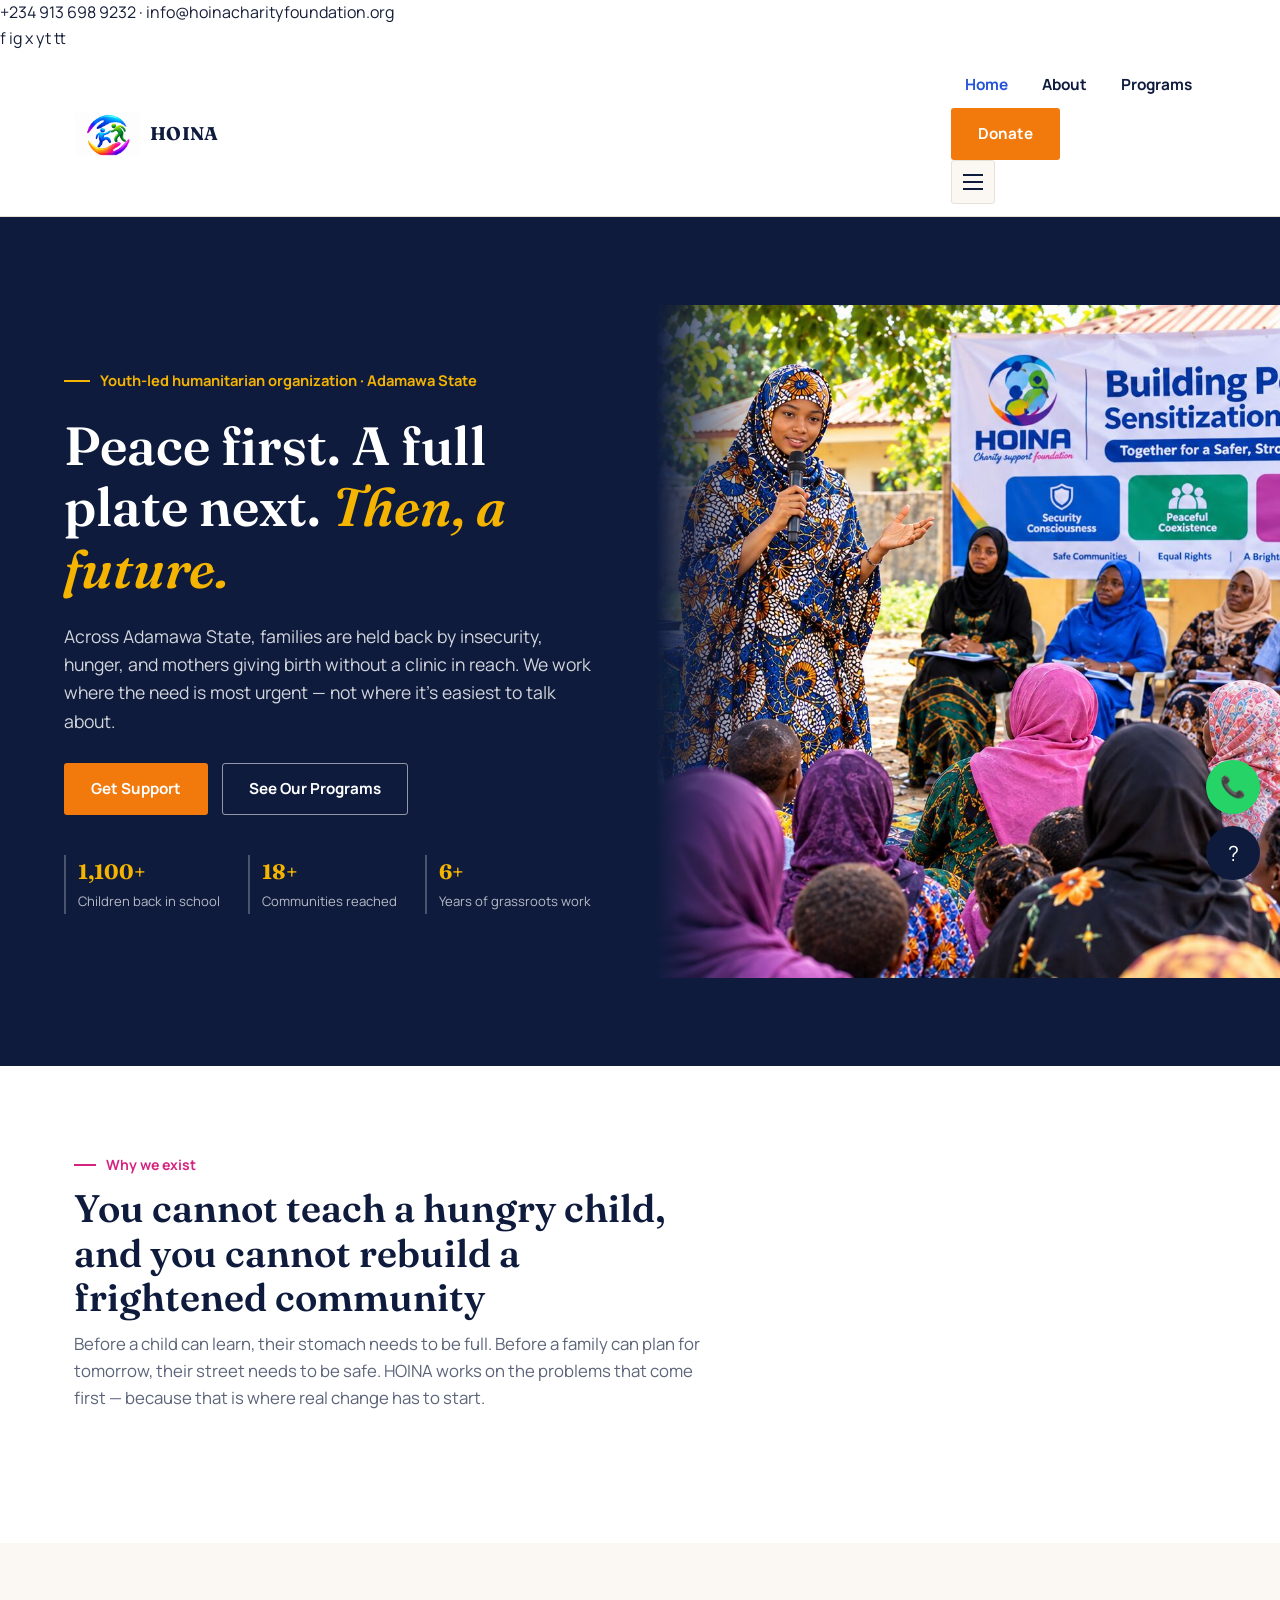
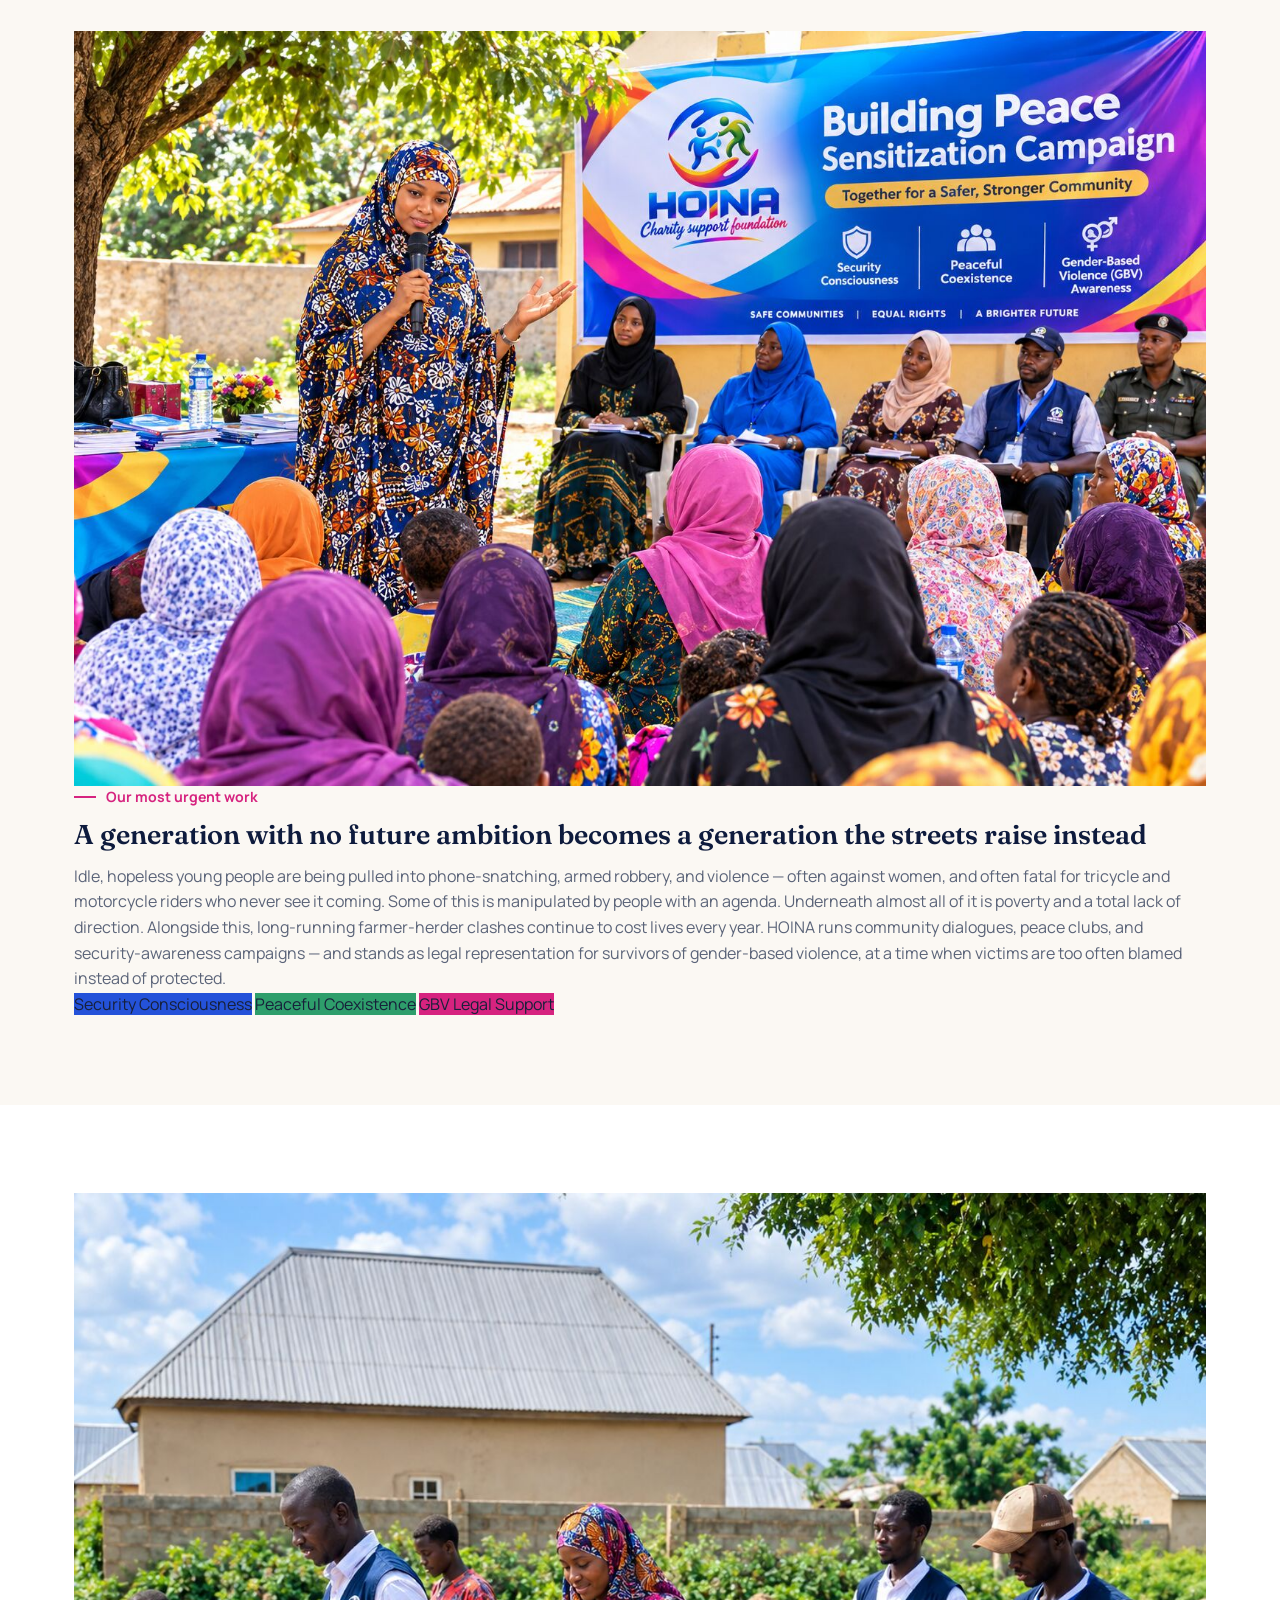
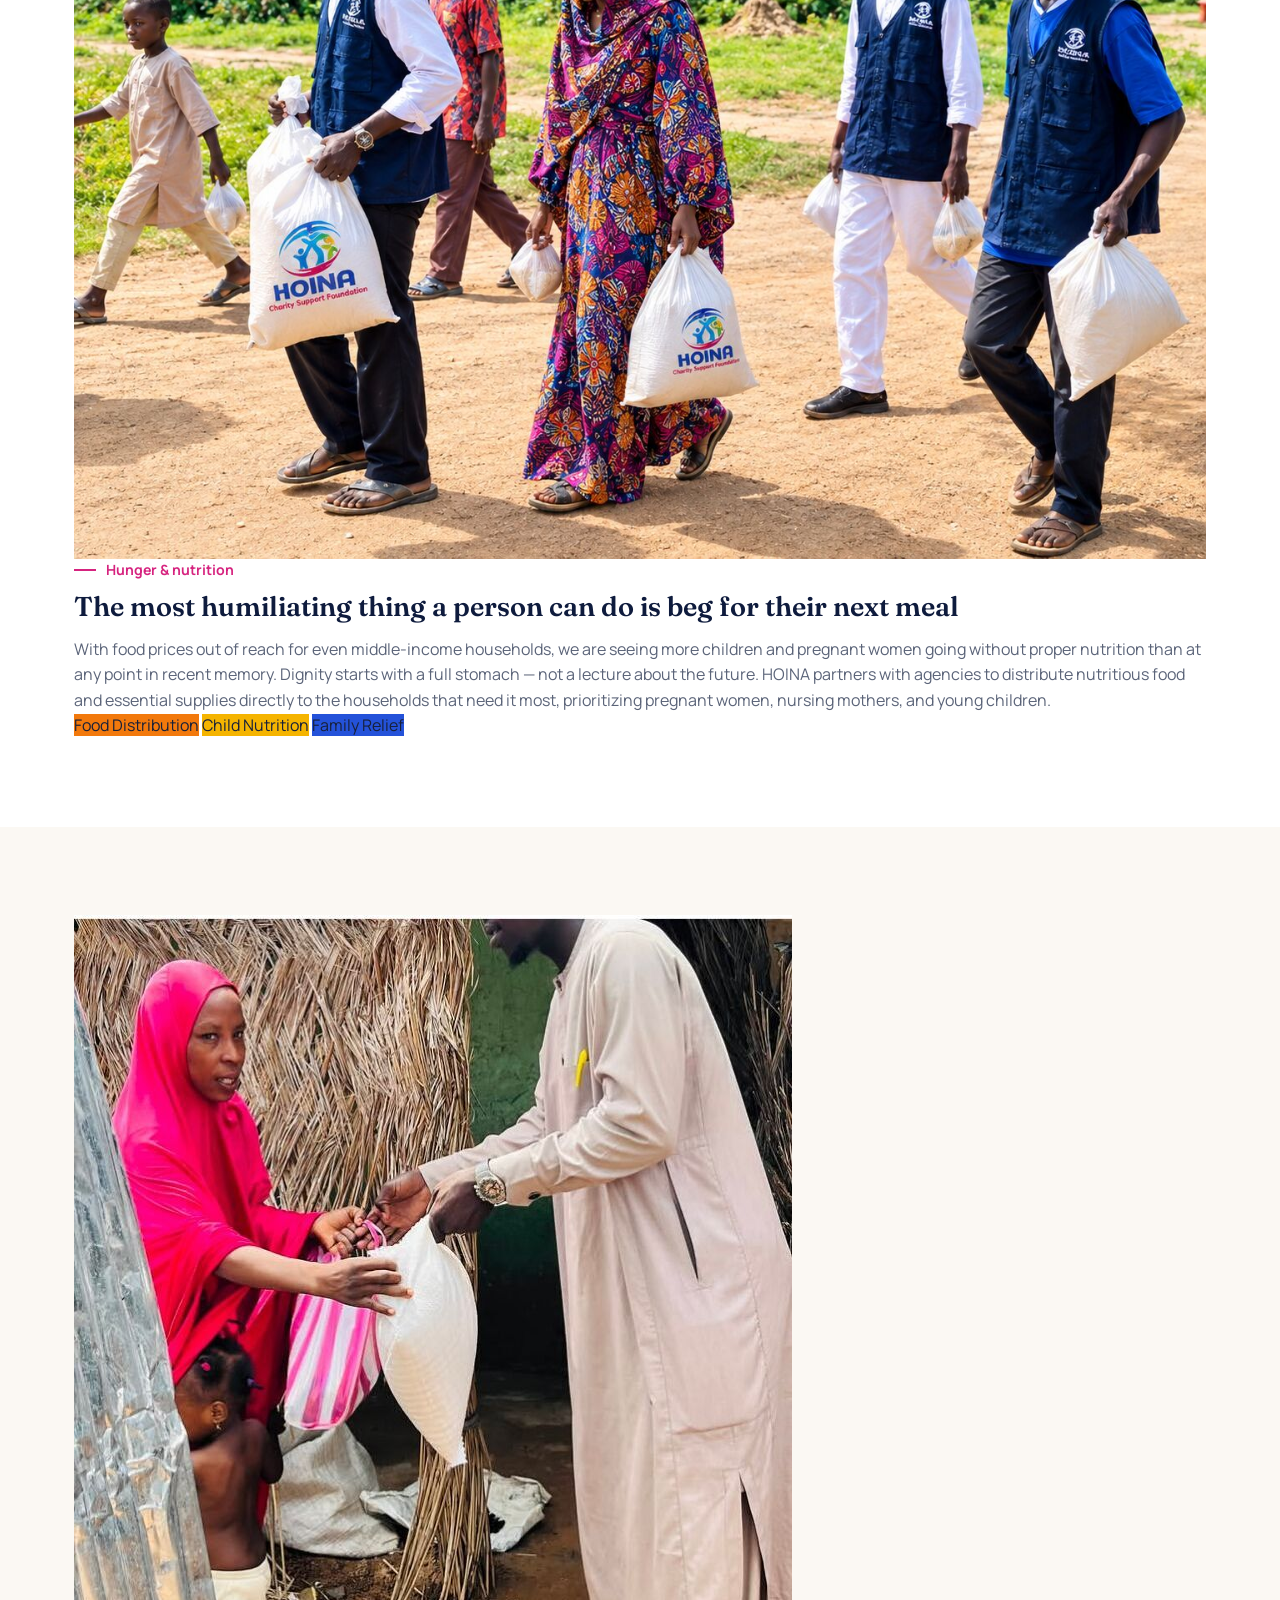
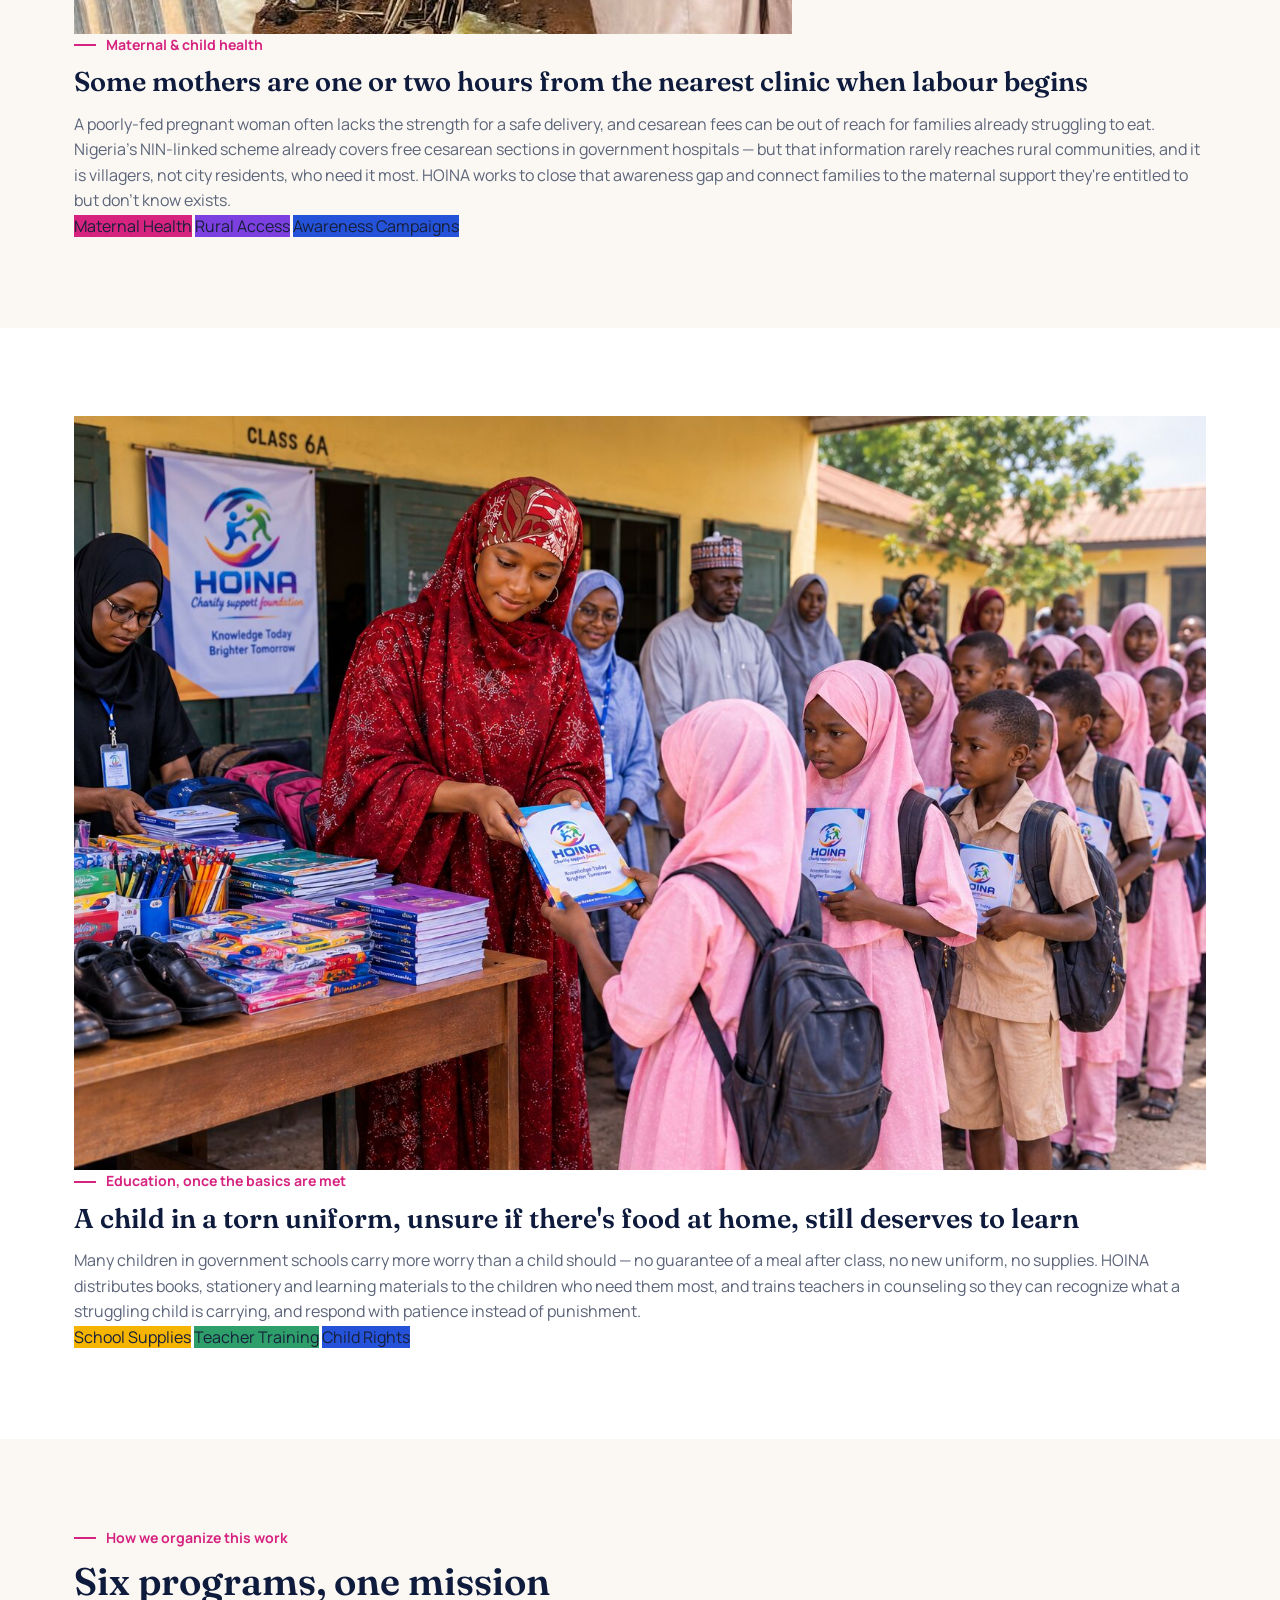
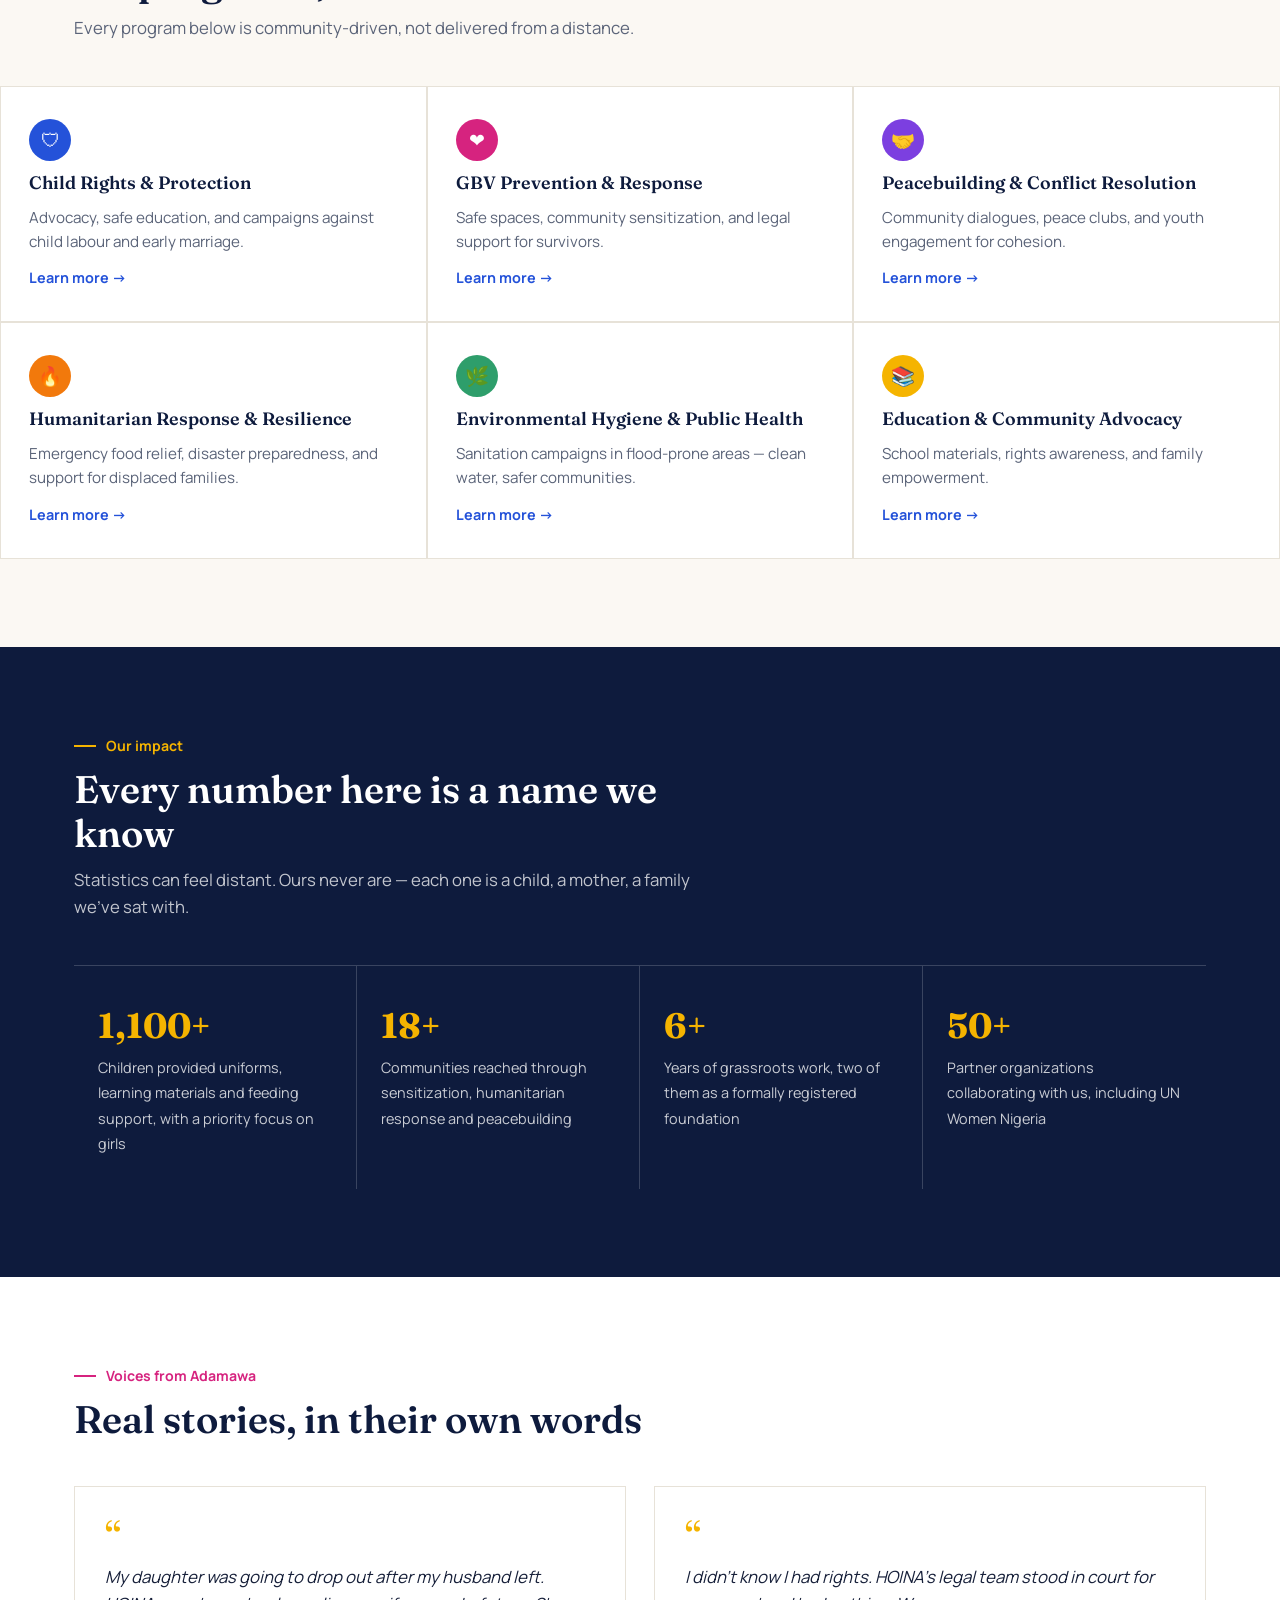
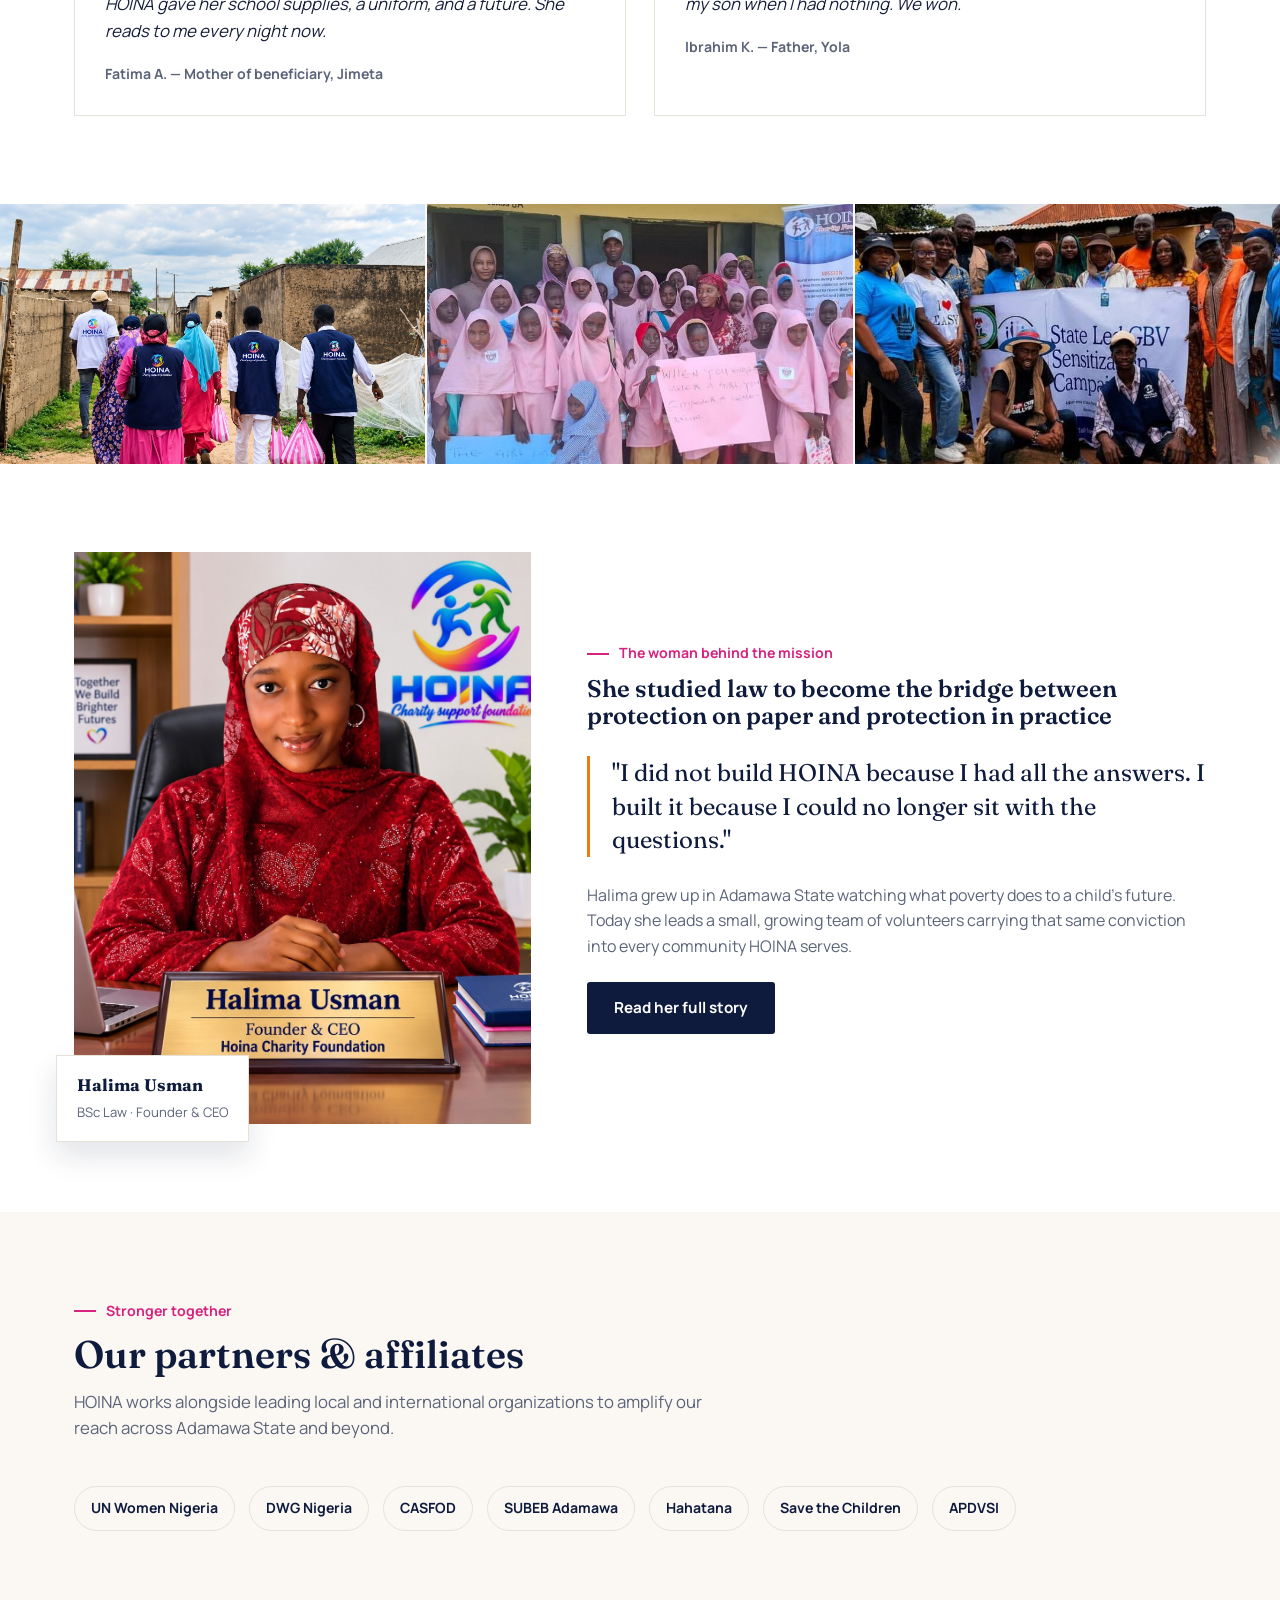
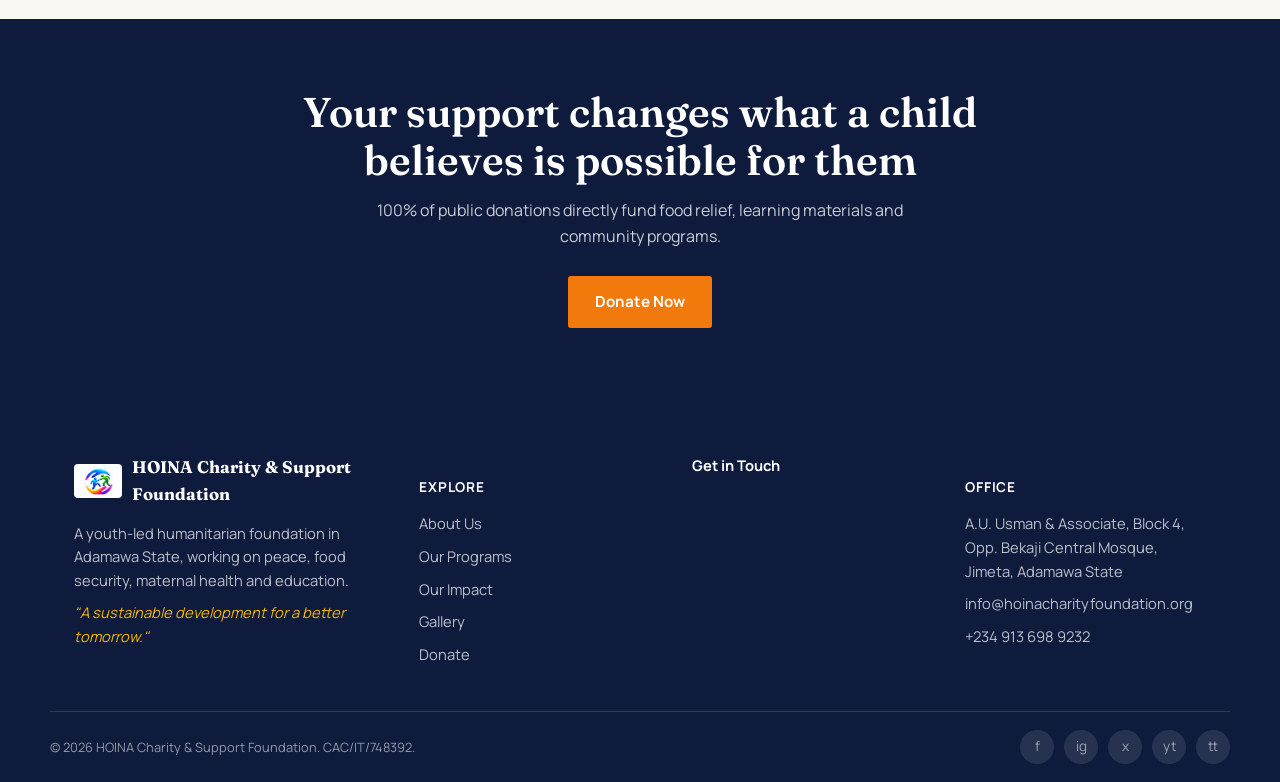
<file: index.html>
<!doctype html>
<html lang="en">
<head>
<meta charset="UTF-8">
<meta name="viewport" content="width=device-width, initial-scale=1.0">
<title>HOINA Charity &amp; Support Foundation — Peace. Nourishment. A Fighting Chance.</title>
<meta name="description" content="A youth-led humanitarian foundation in Adamawa State, Nigeria, working on peacebuilding, food security, maternal health and education for the families the system overlooks.">
<link rel="icon" href="assets/img/icon-only.png">
<link rel="stylesheet" href="assets/css/styles.css">
</head>
<body>

<!-- ================= TOP BAR ================= -->
<div class="top-bar">
  <div class="top-bar-inner">
    <div class="top-bar-contact">
      <a href="tel:+2349136989232">+234 913 698 9232</a>
      <span class="hide-mobile">·</span>
      <a href="mailto:info@hoinacharityfoundation.org" class="hide-mobile">info@hoinacharityfoundation.org</a>
    </div>
    <div class="top-bar-social">
      <a href="https://facebook.com" target="_blank" rel="noopener" aria-label="Facebook">f</a>
      <a href="https://instagram.com" target="_blank" rel="noopener" aria-label="Instagram">ig</a>
      <a href="https://x.com" target="_blank" rel="noopener" aria-label="X">x</a>
      <a href="https://youtube.com" target="_blank" rel="noopener" aria-label="YouTube">yt</a>
      <a href="https://tiktok.com" target="_blank" rel="noopener" aria-label="TikTok">tt</a>
    </div>
  </div>
</div>

<!-- ================= HEADER ================= -->
<header class="site-header">
  <div class="header-inner">
    <a href="index.html" class="brand">
      <img src="assets/img/icon-only.png" alt="HOINA Charity & Support Foundation">
      <span class="brand-name">HOINA</span>
    </a>
    <div class="nav-actions-group">
      <nav class="main-nav">
        <a href="index.html" class="nav-link">Home</a>
        <a href="about.html" class="nav-link">About</a>
        <a href="programs.html" class="nav-link">Programs</a>
      </nav>
      <a href="donate.html" class="btn btn-primary header-donate">Donate</a>
      <button class="hamburger-btn" aria-expanded="false" aria-label="Open menu">
        <span></span><span></span><span></span>
      </button>
    </div>
  </div>
</header>

<div class="scrim"></div>
<nav class="mega-menu" aria-label="Full site menu">
  <div class="mega-menu-head">
    <span class="brand-name" style="color:#fff">Menu</span>
    <button class="mega-menu-close" aria-label="Close menu">&times;</button>
  </div>
  <a href="programs.html">Our Programs</a>
  <a href="gallery.html">Gallery</a>
  <a href="impact.html">Our Impact</a>
  <a href="get-support.html">Reach Out for Help</a>
  <a href="scholarship.html">Scholarships</a>
  <a href="careers.html">Careers &amp; Volunteering</a>
  <a href="partner.html">Partner With Us</a>
  <a href="contact.html">Contact</a>
  <div class="menu-note">Connect</div>
  <a href="https://facebook.com" target="_blank" rel="noopener">Facebook</a>
  <a href="https://instagram.com" target="_blank" rel="noopener">Instagram</a>
  <a href="https://x.com" target="_blank" rel="noopener">X (Twitter)</a>
  <a href="https://youtube.com" target="_blank" rel="noopener">YouTube</a>
  <a href="https://tiktok.com" target="_blank" rel="noopener">TikTok</a>
</nav>

<!-- ================= HERO ================= -->
<section class="hero">
  <div class="hero-copy">
    <div class="hero-eyebrow">Youth-led humanitarian organization · Adamawa State</div>
    <h1>Peace first. A full plate next. <em>Then, a future.</em></h1>
    <p class="lede">Across Adamawa State, families are held back by insecurity, hunger, and mothers giving birth without a clinic in reach. We work where the need is most urgent — not where it's easiest to talk about.</p>
    <div class="hero-cta">
      <a href="get-support.html" class="btn btn-primary">Get Support</a>
      <a href="programs.html" class="btn btn-outline">See Our Programs</a>
    </div>
    <div class="hero-stats">
      <div><strong>1,100+</strong><span>Children back in school</span></div>
      <div><strong>18+</strong><span>Communities reached</span></div>
      <div><strong>6+</strong><span>Years of grassroots work</span></div>
    </div>
  </div>
  <div class="hero-visual">
    <div class="slide is-active" style="background-image:url('assets/img/peace-campaign-2.jpg')"></div>
    <div class="slide" style="background-image:url('assets/img/food-relief-community.jpg')"></div>
    <div class="slide" style="background-image:url('assets/img/woman-receiving-food.jpg')"></div>
    <div class="slide" style="background-image:url('assets/img/book-distribution.jpg')"></div>
    <div class="slide" style="background-image:url('assets/img/relief-walk-alley.jpg')"></div>
  </div>
</section>

<!-- ================= WHY WE EXIST ================= -->
<section>
  <div class="wrap">
    <div class="section-head">
      <div class="kicker">Why we exist</div>
      <h2>You cannot teach a hungry child, and you cannot rebuild a frightened community</h2>
      <p>Before a child can learn, their stomach needs to be full. Before a family can plan for tomorrow, their street needs to be safe. HOINA works on the problems that come first — because that is where real change has to start.</p>
    </div>
  </div>
</section>

<!-- ================= PILLAR 1: PEACE & SECURITY ================= -->
<section class="section-alt">
  <div class="wrap pillar-block">
    <div class="pillar-media">
      <img src="assets/img/peace-campaign-1.jpg" alt="HOINA-led peacebuilding and security sensitization campaign">
    </div>
    <div>
      <div class="kicker">Our most urgent work</div>
      <h2 style="font-size:1.7rem;">A generation with no future ambition becomes a generation the streets raise instead</h2>
      <p style="color:var(--slate);margin-top:14px;">Idle, hopeless young people are being pulled into phone-snatching, armed robbery, and violence — often against women, and often fatal for tricycle and motorcycle riders who never see it coming. Some of this is manipulated by people with an agenda. Underneath almost all of it is poverty and a total lack of direction. Alongside this, long-running farmer-herder clashes continue to cost lives every year. HOINA runs community dialogues, peace clubs, and security-awareness campaigns — and stands as legal representation for survivors of gender-based violence, at a time when victims are too often blamed instead of protected.</p>
      <div class="pillar-badges">
        <span class="pillar-badge" style="background:var(--blue)">Security Consciousness</span>
        <span class="pillar-badge" style="background:#2E9E6B">Peaceful Coexistence</span>
        <span class="pillar-badge" style="background:var(--magenta)">GBV Legal Support</span>
      </div>
    </div>
  </div>
</section>

<!-- ================= PILLAR 2: HUNGER & NUTRITION ================= -->
<section>
  <div class="wrap pillar-block reverse">
    <div class="pillar-media">
      <img src="assets/img/food-relief-community.jpg" alt="HOINA volunteers delivering food relief to a community">
    </div>
    <div>
      <div class="kicker">Hunger &amp; nutrition</div>
      <h2 style="font-size:1.7rem;">The most humiliating thing a person can do is beg for their next meal</h2>
      <p style="color:var(--slate);margin-top:14px;">With food prices out of reach for even middle-income households, we are seeing more children and pregnant women going without proper nutrition than at any point in recent memory. Dignity starts with a full stomach — not a lecture about the future. HOINA partners with agencies to distribute nutritious food and essential supplies directly to the households that need it most, prioritizing pregnant women, nursing mothers, and young children.</p>
      <div class="pillar-badges">
        <span class="pillar-badge" style="background:var(--orange)">Food Distribution</span>
        <span class="pillar-badge" style="background:var(--gold)">Child Nutrition</span>
        <span class="pillar-badge" style="background:var(--blue)">Family Relief</span>
      </div>
    </div>
  </div>
</section>

<!-- ================= PILLAR 3: MATERNAL HEALTH ================= -->
<section class="section-alt">
  <div class="wrap pillar-block">
    <div class="pillar-media">
      <img src="assets/img/woman-receiving-food.jpg" alt="A vulnerable mother receiving support from HOINA">
    </div>
    <div>
      <div class="kicker">Maternal &amp; child health</div>
      <h2 style="font-size:1.7rem;">Some mothers are one or two hours from the nearest clinic when labour begins</h2>
      <p style="color:var(--slate);margin-top:14px;">A poorly-fed pregnant woman often lacks the strength for a safe delivery, and cesarean fees can be out of reach for families already struggling to eat. Nigeria's NIN-linked scheme already covers free cesarean sections in government hospitals — but that information rarely reaches rural communities, and it is villagers, not city residents, who need it most. HOINA works to close that awareness gap and connect families to the maternal support they're entitled to but don't know exists.</p>
      <div class="pillar-badges">
        <span class="pillar-badge" style="background:var(--magenta)">Maternal Health</span>
        <span class="pillar-badge" style="background:var(--violet)">Rural Access</span>
        <span class="pillar-badge" style="background:var(--blue)">Awareness Campaigns</span>
      </div>
    </div>
  </div>
</section>

<!-- ================= PILLAR 4: EDUCATION ================= -->
<section>
  <div class="wrap pillar-block reverse">
    <div class="pillar-media">
      <img src="assets/img/book-distribution.jpg" alt="HOINA distributing books and school supplies to students">
    </div>
    <div>
      <div class="kicker">Education, once the basics are met</div>
      <h2 style="font-size:1.7rem;">A child in a torn uniform, unsure if there's food at home, still deserves to learn</h2>
      <p style="color:var(--slate);margin-top:14px;">Many children in government schools carry more worry than a child should — no guarantee of a meal after class, no new uniform, no supplies. HOINA distributes books, stationery and learning materials to the children who need them most, and trains teachers in counseling so they can recognize what a struggling child is carrying, and respond with patience instead of punishment.</p>
      <div class="pillar-badges">
        <span class="pillar-badge" style="background:var(--gold)">School Supplies</span>
        <span class="pillar-badge" style="background:#2E9E6B">Teacher Training</span>
        <span class="pillar-badge" style="background:var(--blue)">Child Rights</span>
      </div>
    </div>
  </div>
</section>

<!-- ================= PROGRAMS OVERVIEW ================= -->
<section class="section-alt">
  <div class="wrap">
    <div class="section-head">
      <div class="kicker">How we organize this work</div>
      <h2>Six programs, one mission</h2>
      <p>Every program below is community-driven, not delivered from a distance.</p>
    </div>
  </div>
  <div class="programs-grid">
    <div class="program-tile">
      <div class="tile-icon" style="background:var(--blue)">&#128737;</div>
      <h3>Child Rights &amp; Protection</h3>
      <p>Advocacy, safe education, and campaigns against child labour and early marriage.</p>
      <a href="programs.html#child-rights" class="tile-link">Learn more →</a>
    </div>
    <div class="program-tile">
      <div class="tile-icon" style="background:var(--magenta)">&#10084;</div>
      <h3>GBV Prevention &amp; Response</h3>
      <p>Safe spaces, community sensitization, and legal support for survivors.</p>
      <a href="programs.html#gbv" class="tile-link">Learn more →</a>
    </div>
    <div class="program-tile">
      <div class="tile-icon" style="background:var(--violet)">&#129309;</div>
      <h3>Peacebuilding &amp; Conflict Resolution</h3>
      <p>Community dialogues, peace clubs, and youth engagement for cohesion.</p>
      <a href="programs.html#peacebuilding" class="tile-link">Learn more →</a>
    </div>
    <div class="program-tile">
      <div class="tile-icon" style="background:var(--orange)">&#128293;</div>
      <h3>Humanitarian Response &amp; Resilience</h3>
      <p>Emergency food relief, disaster preparedness, and support for displaced families.</p>
      <a href="programs.html#humanitarian" class="tile-link">Learn more →</a>
    </div>
    <div class="program-tile">
      <div class="tile-icon" style="background:#2E9E6B">&#127807;</div>
      <h3>Environmental Hygiene &amp; Public Health</h3>
      <p>Sanitation campaigns in flood-prone areas — clean water, safer communities.</p>
      <a href="programs.html#hygiene" class="tile-link">Learn more →</a>
    </div>
    <div class="program-tile">
      <div class="tile-icon" style="background:var(--gold)">&#128218;</div>
      <h3>Education &amp; Community Advocacy</h3>
      <p>School materials, rights awareness, and family empowerment.</p>
      <a href="programs.html#education" class="tile-link">Learn more →</a>
    </div>
  </div>
</section>

<!-- ================= IMPACT STATS ================= -->
<section class="section-dark">
  <div class="wrap">
    <div class="section-head">
      <div class="kicker">Our impact</div>
      <h2>Every number here is a name we know</h2>
      <p>Statistics can feel distant. Ours never are — each one is a child, a mother, a family we've sat with.</p>
    </div>
  </div>
  <div class="wrap">
    <div class="stats-row">
      <div class="stat-block"><strong>1,100+</strong><span>Children provided uniforms, learning materials and feeding support, with a priority focus on girls</span></div>
      <div class="stat-block"><strong>18+</strong><span>Communities reached through sensitization, humanitarian response and peacebuilding</span></div>
      <div class="stat-block"><strong>6+</strong><span>Years of grassroots work, two of them as a formally registered foundation</span></div>
      <div class="stat-block"><strong>50+</strong><span>Partner organizations collaborating with us, including UN Women Nigeria</span></div>
    </div>
  </div>
</section>

<!-- ================= TESTIMONIALS ================= -->
<section>
  <div class="wrap">
    <div class="section-head">
      <div class="kicker">Voices from Adamawa</div>
      <h2>Real stories, in their own words</h2>
    </div>
    <div class="testimonial-grid">
      <div class="testimonial">
        <span class="mark">&#8220;</span>
        <p>My daughter was going to drop out after my husband left. HOINA gave her school supplies, a uniform, and a future. She reads to me every night now.</p>
        <footer>Fatima A. — Mother of beneficiary, Jimeta</footer>
      </div>
      <div class="testimonial">
        <span class="mark">&#8220;</span>
        <p>I didn't know I had rights. HOINA's legal team stood in court for my son when I had nothing. We won.</p>
        <footer>Ibrahim K. — Father, Yola</footer>
      </div>
    </div>
  </div>
</section>

<!-- ================= PHOTO BAND ================= -->
<section class="section-alt" style="padding-top:0;padding-bottom:0;">
  <div class="photo-band">
    <img src="assets/img/relief-walk-alley.jpg" alt="HOINA volunteers walking through a community delivering relief">
    <img src="assets/img/girls-rights-signs.jpg" alt="Schoolgirls holding child-rights awareness signs">
    <img src="assets/img/gbv-campaign-group.jpg" alt="Community members at a GBV sensitization campaign">
  </div>
</section>

<!-- ================= FOUNDER TEASER ================= -->
<section>
  <div class="wrap founder-block">
    <div class="founder-photo">
      <img src="assets/img/founder-halima.jpg" alt="Halima Usman, Founder and CEO of HOINA Charity & Support Foundation">
      <div class="tag"><strong>Halima Usman</strong><span>BSc Law · Founder &amp; CEO</span></div>
    </div>
    <div>
      <div class="kicker">The woman behind the mission</div>
      <h2>She studied law to become the bridge between protection on paper and protection in practice</h2>
      <p class="pull-quote">"I did not build HOINA because I had all the answers. I built it because I could no longer sit with the questions."</p>
      <p style="color:var(--slate);margin-bottom:22px;">Halima grew up in Adamawa State watching what poverty does to a child's future. Today she leads a small, growing team of volunteers carrying that same conviction into every community HOINA serves.</p>
      <a href="about.html" class="btn btn-dark">Read her full story</a>
    </div>
  </div>
</section>

<!-- ================= PARTNERS ================= -->
<section class="section-alt">
  <div class="wrap">
    <div class="section-head">
      <div class="kicker">Stronger together</div>
      <h2>Our partners &amp; affiliates</h2>
      <p>HOINA works alongside leading local and international organizations to amplify our reach across Adamawa State and beyond.</p>
    </div>
    <div class="partners-strip">
      <span class="partner-chip">UN Women Nigeria</span>
      <span class="partner-chip">DWG Nigeria</span>
      <span class="partner-chip">CASFOD</span>
      <span class="partner-chip">SUBEB Adamawa</span>
      <span class="partner-chip">Hahatana</span>
      <span class="partner-chip">Save the Children</span>
      <span class="partner-chip">APDVSI</span>
    </div>
  </div>
</section>

<!-- ================= CTA BANNER ================= -->
<section class="cta-banner">
  <h2>Your support changes what a child believes is possible for them</h2>
  <p>100% of public donations directly fund food relief, learning materials and community programs.</p>
  <a href="donate.html" class="btn btn-primary">Donate Now</a>
</section>

<!-- ================= FOOTER ================= -->
<footer class="site-footer">
  <div class="footer-inner-pad">
  <div class="wrap footer-grid">
    <div class="footer-col">
      <div class="footer-brand">
        <img src="assets/img/icon-only.png" alt="HOINA logo">
        <strong>HOINA Charity &amp; Support Foundation</strong>
      </div>
      <p>A youth-led humanitarian foundation in Adamawa State, working on peace, food security, maternal health and education.</p>
      <p style="font-style:italic;color:var(--gold)">"A sustainable development for a better tomorrow."</p>
    </div>
    <div class="footer-col">
      <h5>Explore</h5>
      <a href="about.html">About Us</a>
      <a href="programs.html">Our Programs</a>
      <a href="impact.html">Our Impact</a>
      <a href="gallery.html">Gallery</a>
      <a href="donate.html">Donate</a>
    </div>
    <div class="footer-col">
      <details class="footer-dropdown">
        <summary>Get in Touch</summary>
        <a href="careers.html">Careers &amp; Volunteering</a>
        <a href="scholarship.html">Scholarships</a>
        <a href="get-support.html">Reach Out for Help</a>
        <a href="partner.html">Partner With Us</a>
        <a href="contact.html">Contact Us</a>
      </details>
    </div>
    <div class="footer-col">
      <h5>Office</h5>
      <p>A.U. Usman &amp; Associate, Block 4, Opp. Bekaji Central Mosque, Jimeta, Adamawa State</p>
      <a href="mailto:info@hoinacharityfoundation.org">info@hoinacharityfoundation.org</a>
      <a href="tel:+2349136989232">+234 913 698 9232</a>
    </div>
  </div>
  <div class="wrap footer-bottom">
    <span>© 2026 HOINA Charity &amp; Support Foundation. CAC/IT/748392.</span>
    <div class="footer-social">
      <a href="https://facebook.com" target="_blank" rel="noopener" aria-label="Facebook">f</a>
      <a href="https://instagram.com" target="_blank" rel="noopener" aria-label="Instagram">ig</a>
      <a href="https://x.com" target="_blank" rel="noopener" aria-label="X">x</a>
      <a href="https://youtube.com" target="_blank" rel="noopener" aria-label="YouTube">yt</a>
      <a href="https://tiktok.com" target="_blank" rel="noopener" aria-label="TikTok">tt</a>
    </div>
  </div>
  </div>
</footer>

<!-- ================= FLOATING WIDGETS ================= -->
<div class="float-stack">
  <div class="faq-panel">
    <div class="faq-head"><strong>Quick answers</strong><span>Frequently asked questions</span></div>
    <div class="faq-body">
      <div class="faq-item">
        <button class="faq-q">Is HOINA a registered organization? <span>+</span></button>
        <div class="faq-a">Yes — HOINA Charity &amp; Support Foundation is registered with the Corporate Affairs Commission of Nigeria (CAC/IT/748392).</div>
      </div>
      <div class="faq-item">
        <button class="faq-q">How do I request support for my family? <span>+</span></button>
        <div class="faq-a">Visit "Reach Out for Help" in the menu, choose the kind of support you need, and submit the short form. Our team reviews every request.</div>
      </div>
      <div class="faq-item">
        <button class="faq-q">Can I donate if I'm outside Nigeria? <span>+</span></button>
        <div class="faq-a">Yes. Visit our Donate page or reach us on WhatsApp and we'll share the best option for you.</div>
      </div>
      <div class="faq-item">
        <button class="faq-q">How can my organization partner with HOINA? <span>+</span></button>
        <div class="faq-a">Visit "Partner With Us" in the menu — tell us about your organization and where your goals align with ours.</div>
      </div>
      <div class="faq-item">
        <button class="faq-q">Do you offer paid roles or only volunteering? <span>+</span></button>
        <div class="faq-a">Both. Visit our Careers page — some duties carry a stipend, and strong volunteers are considered for retained roles.</div>
      </div>
    </div>
  </div>
  <a class="float-btn float-whatsapp" href="https://wa.me/2349136989232" target="_blank" rel="noopener" aria-label="Chat on WhatsApp">&#128222;</a>
  <button class="float-btn float-faq" aria-label="Open frequently asked questions">?</button>
</div>

<script src="assets/js/main.js"></script>
</body>
</html>
</file>
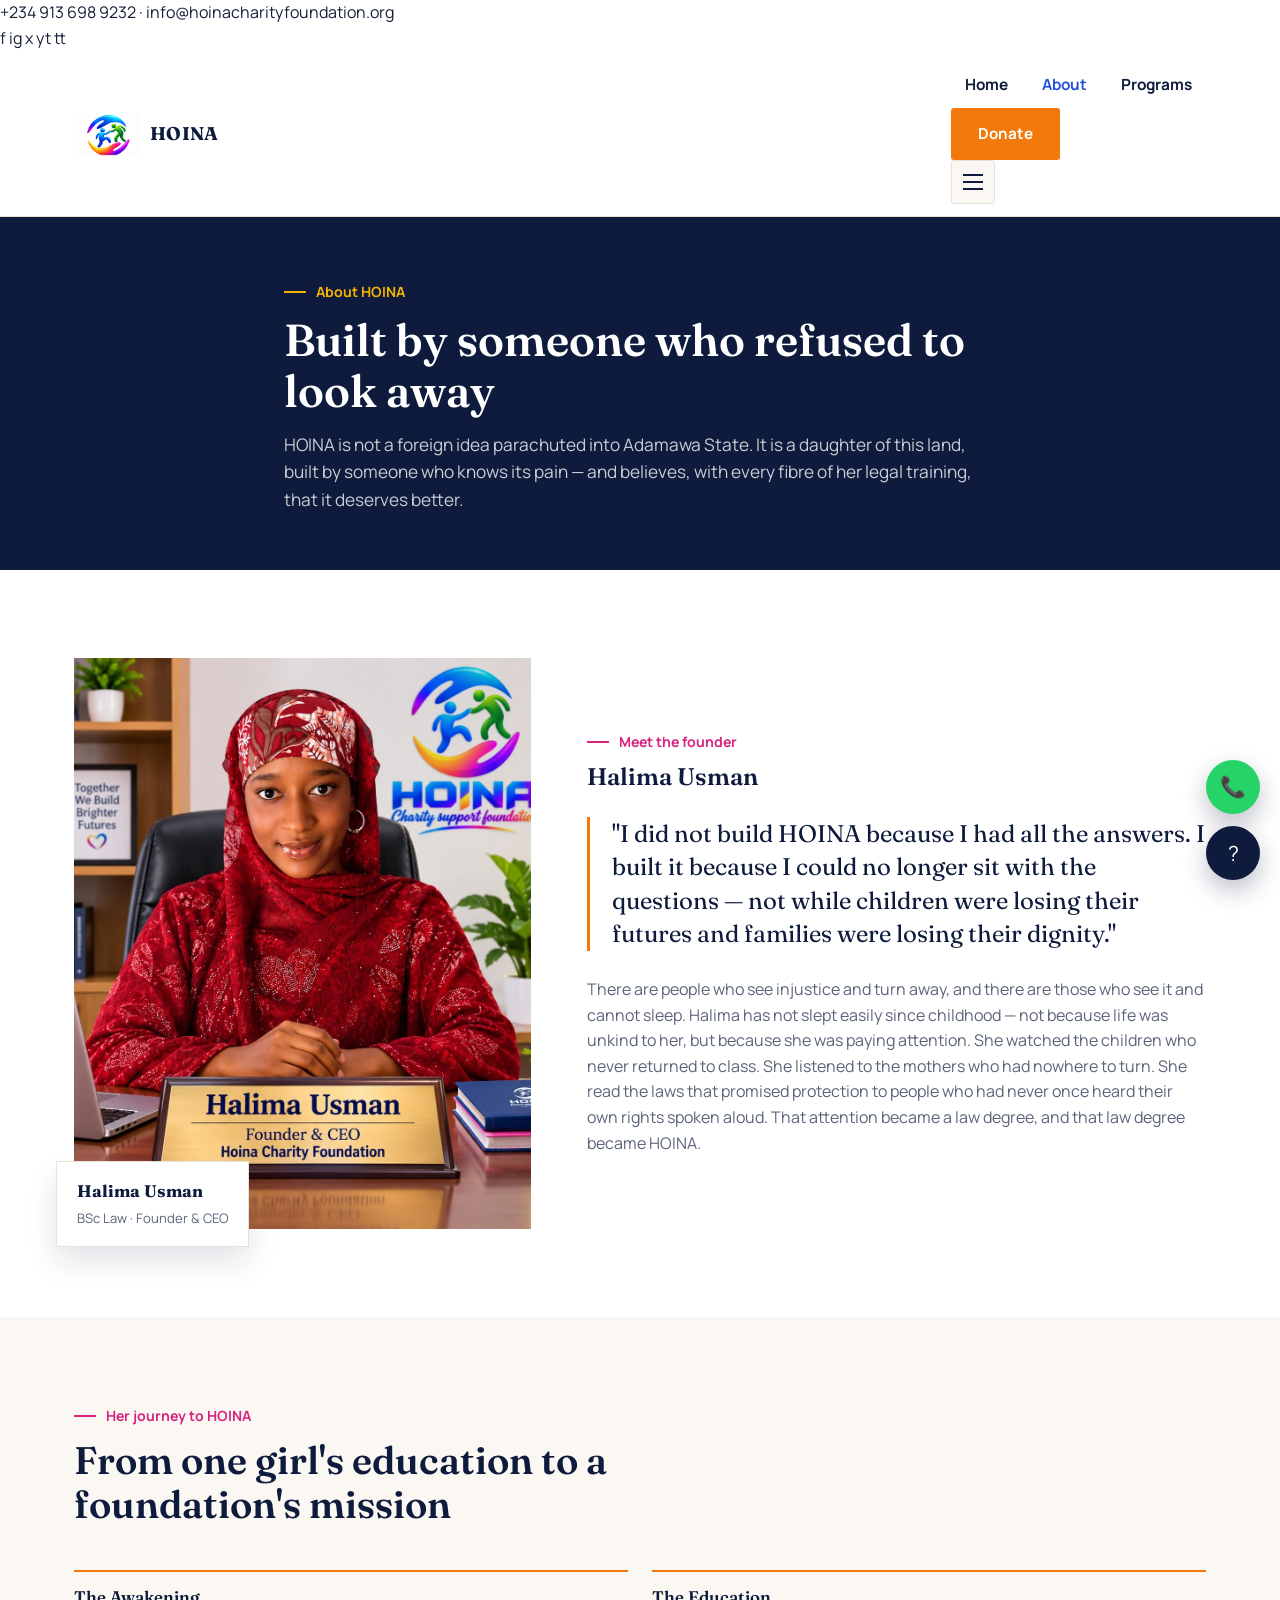
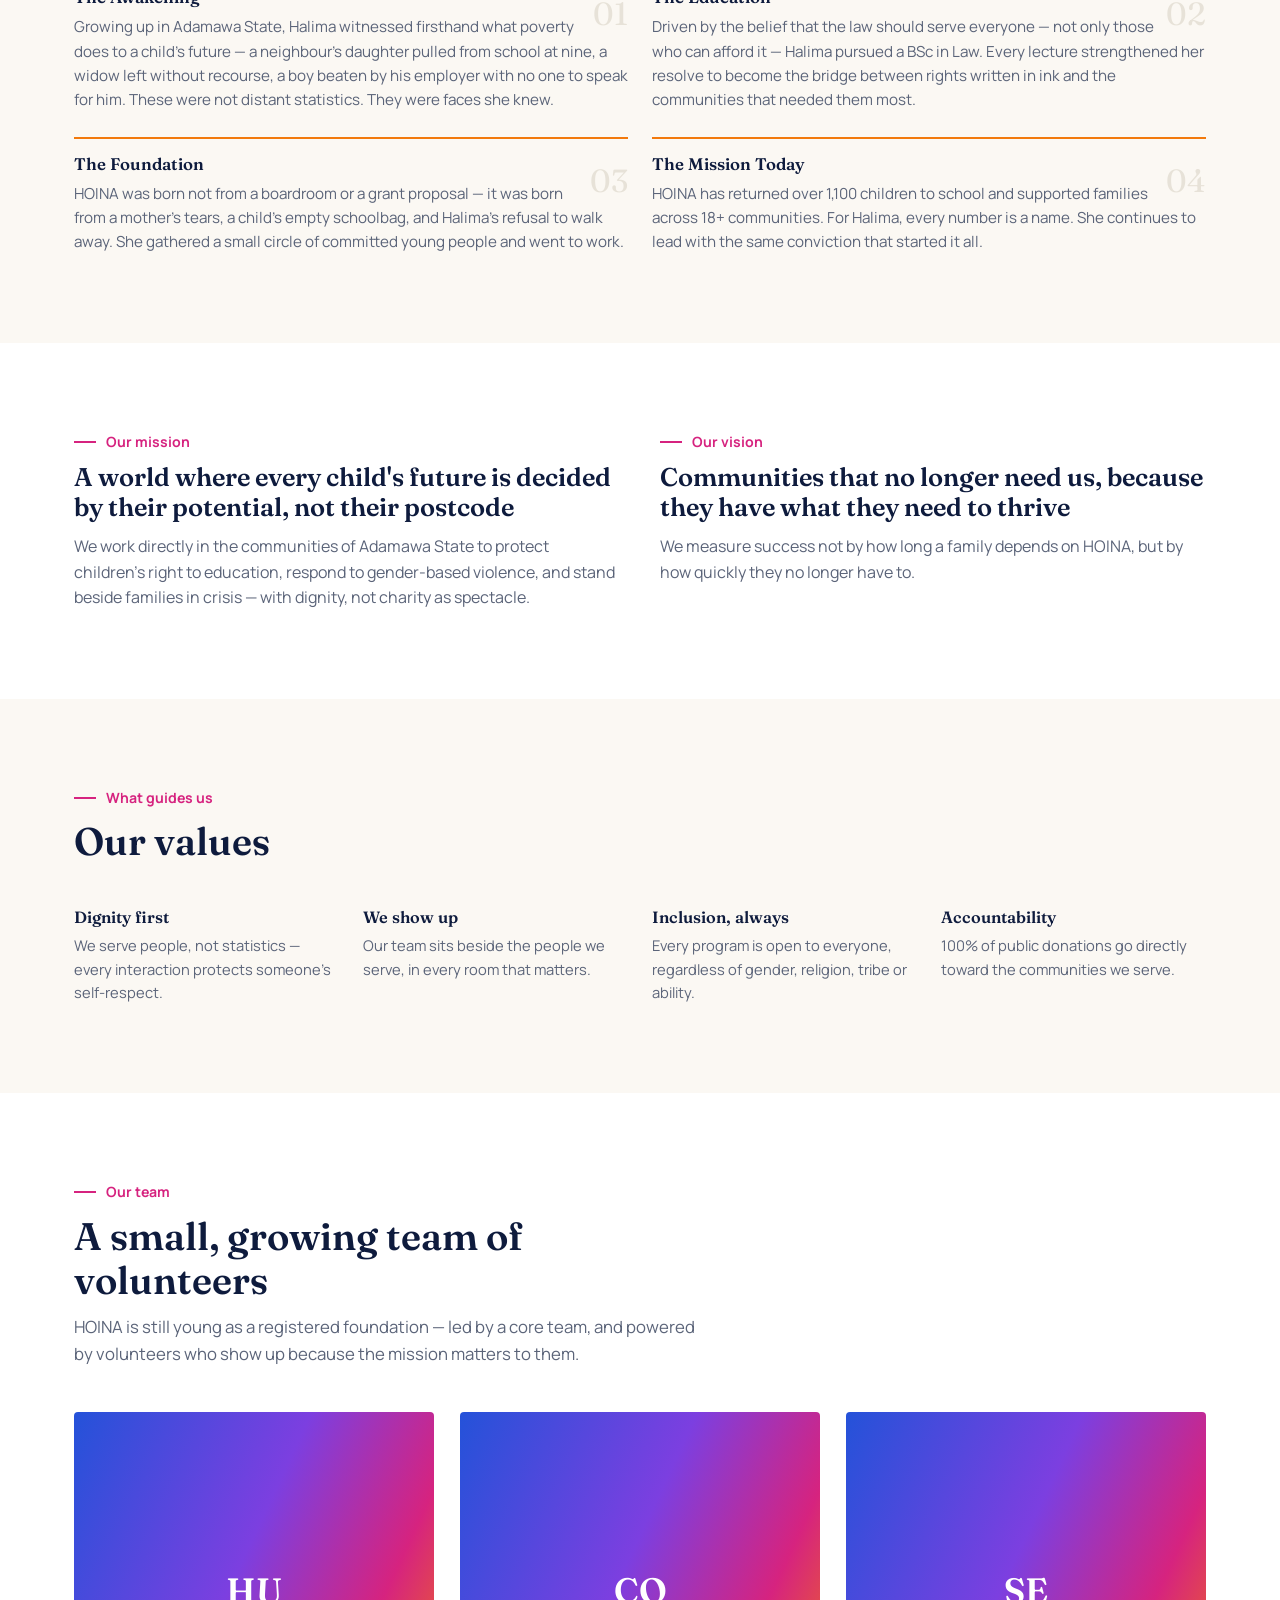
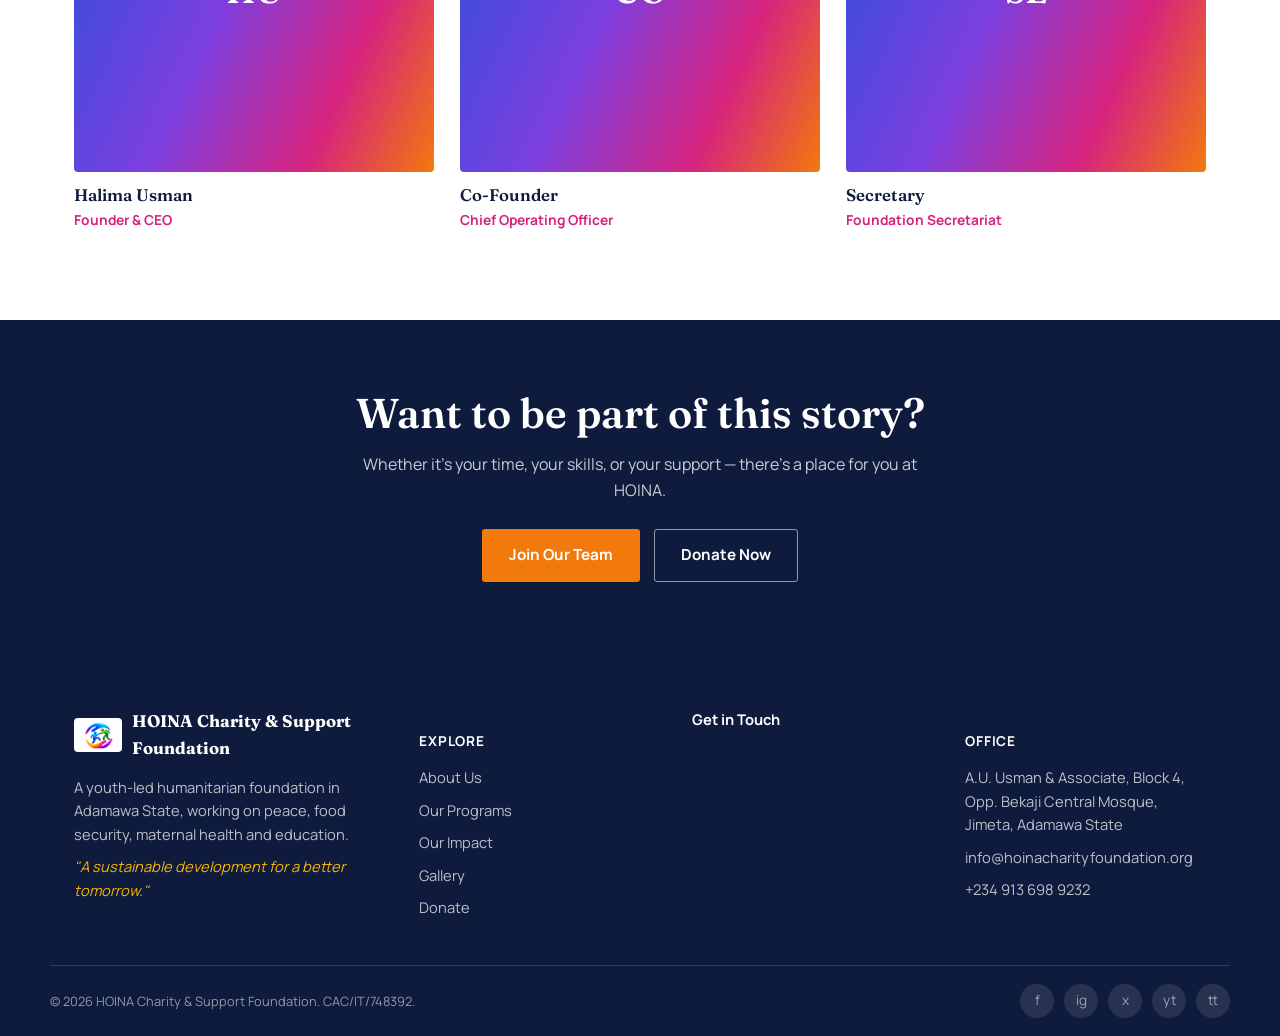
<file: about.html>
<!doctype html>
<html lang="en">
<head>
<meta charset="UTF-8">
<meta name="viewport" content="width=device-width, initial-scale=1.0">
<title>About HOINA — Our Story &amp; Founder</title>
<meta name="description" content="Meet Halima Usman, founder of HOINA Charity & Support Foundation, and the story behind a youth-led humanitarian movement in Adamawa State.">
<link rel="icon" href="assets/img/icon-only.png">
<link rel="stylesheet" href="assets/css/styles.css">
</head>
<body>

<!-- ================= TOP BAR ================= -->
<div class="top-bar">
  <div class="top-bar-inner">
    <div class="top-bar-contact">
      <a href="tel:+2349136989232">+234 913 698 9232</a>
      <span class="hide-mobile">·</span>
      <a href="mailto:info@hoinacharityfoundation.org" class="hide-mobile">info@hoinacharityfoundation.org</a>
    </div>
    <div class="top-bar-social">
      <a href="https://facebook.com" target="_blank" rel="noopener" aria-label="Facebook">f</a>
      <a href="https://instagram.com" target="_blank" rel="noopener" aria-label="Instagram">ig</a>
      <a href="https://x.com" target="_blank" rel="noopener" aria-label="X">x</a>
      <a href="https://youtube.com" target="_blank" rel="noopener" aria-label="YouTube">yt</a>
      <a href="https://tiktok.com" target="_blank" rel="noopener" aria-label="TikTok">tt</a>
    </div>
  </div>
</div>

<!-- ================= HEADER ================= -->
<header class="site-header">
  <div class="header-inner">
    <a href="index.html" class="brand">
      <img src="assets/img/icon-only.png" alt="HOINA Charity & Support Foundation">
      <span class="brand-name">HOINA</span>
    </a>
    <div class="nav-actions-group">
      <nav class="main-nav">
        <a href="index.html" class="nav-link">Home</a>
        <a href="about.html" class="nav-link">About</a>
        <a href="programs.html" class="nav-link">Programs</a>
      </nav>
      <a href="donate.html" class="btn btn-primary header-donate">Donate</a>
      <button class="hamburger-btn" aria-expanded="false" aria-label="Open menu">
        <span></span><span></span><span></span>
      </button>
    </div>
  </div>
</header>

<div class="scrim"></div>
<nav class="mega-menu" aria-label="Full site menu">
  <div class="mega-menu-head">
    <span class="brand-name" style="color:#fff">Menu</span>
    <button class="mega-menu-close" aria-label="Close menu">&times;</button>
  </div>
  <a href="programs.html">Our Programs</a>
  <a href="gallery.html">Gallery</a>
  <a href="impact.html">Our Impact</a>
  <a href="get-support.html">Reach Out for Help</a>
  <a href="scholarship.html">Scholarships</a>
  <a href="careers.html">Careers &amp; Volunteering</a>
  <a href="partner.html">Partner With Us</a>
  <a href="contact.html">Contact</a>
  <div class="menu-note">Connect</div>
  <a href="https://facebook.com" target="_blank" rel="noopener">Facebook</a>
  <a href="https://instagram.com" target="_blank" rel="noopener">Instagram</a>
  <a href="https://x.com" target="_blank" rel="noopener">X (Twitter)</a>
  <a href="https://youtube.com" target="_blank" rel="noopener">YouTube</a>
  <a href="https://tiktok.com" target="_blank" rel="noopener">TikTok</a>
</nav>

<!-- ================= PAGE INTRO ================= -->
<section class="section-dark" style="padding:64px 0 56px;">
  <div class="wrap" style="max-width:760px;">
    <div class="kicker">About HOINA</div>
    <h1 style="color:#fff;font-size:clamp(2rem,4vw,2.8rem);">Built by someone who refused to look away</h1>
    <p style="color:rgba(255,255,255,.78);margin-top:14px;font-size:1.08rem;">HOINA is not a foreign idea parachuted into Adamawa State. It is a daughter of this land, built by someone who knows its pain — and believes, with every fibre of her legal training, that it deserves better.</p>
  </div>
</section>

<!-- ================= FOUNDER STORY ================= -->
<section>
  <div class="wrap founder-block">
    <div class="founder-photo">
      <img src="assets/img/founder-halima.jpg" alt="Halima Usman, Founder and CEO of HOINA Charity & Support Foundation, seated at her desk">
      <div class="tag"><strong>Halima Usman</strong><span>BSc Law · Founder &amp; CEO</span></div>
    </div>
    <div>
      <div class="kicker">Meet the founder</div>
      <h2>Halima Usman</h2>
      <p class="pull-quote">"I did not build HOINA because I had all the answers. I built it because I could no longer sit with the questions — not while children were losing their futures and families were losing their dignity."</p>
      <p style="color:var(--slate);">There are people who see injustice and turn away, and there are those who see it and cannot sleep. Halima has not slept easily since childhood — not because life was unkind to her, but because she was paying attention. She watched the children who never returned to class. She listened to the mothers who had nowhere to turn. She read the laws that promised protection to people who had never once heard their own rights spoken aloud. That attention became a law degree, and that law degree became HOINA.</p>
    </div>
  </div>
</section>

<!-- ================= JOURNEY TIMELINE ================= -->
<section class="section-alt">
  <div class="wrap">
    <div class="section-head">
      <div class="kicker">Her journey to HOINA</div>
      <h2>From one girl's education to a foundation's mission</h2>
    </div>
    <div class="timeline">
      <div class="timeline-item">
        <span class="num">01</span>
        <h4>The Awakening</h4>
        <p>Growing up in Adamawa State, Halima witnessed firsthand what poverty does to a child's future — a neighbour's daughter pulled from school at nine, a widow left without recourse, a boy beaten by his employer with no one to speak for him. These were not distant statistics. They were faces she knew.</p>
      </div>
      <div class="timeline-item">
        <span class="num">02</span>
        <h4>The Education</h4>
        <p>Driven by the belief that the law should serve everyone — not only those who can afford it — Halima pursued a BSc in Law. Every lecture strengthened her resolve to become the bridge between rights written in ink and the communities that needed them most.</p>
      </div>
      <div class="timeline-item">
        <span class="num">03</span>
        <h4>The Foundation</h4>
        <p>HOINA was born not from a boardroom or a grant proposal — it was born from a mother's tears, a child's empty schoolbag, and Halima's refusal to walk away. She gathered a small circle of committed young people and went to work.</p>
      </div>
      <div class="timeline-item">
        <span class="num">04</span>
        <h4>The Mission Today</h4>
        <p>HOINA has returned over 1,100 children to school and supported families across 18+ communities. For Halima, every number is a name. She continues to lead with the same conviction that started it all.</p>
      </div>
    </div>
  </div>
</section>

<!-- ================= MISSION / VISION ================= -->
<section>
  <div class="wrap" style="display:grid;grid-template-columns:1fr 1fr;gap:40px;">
    <div>
      <div class="kicker">Our mission</div>
      <h2 style="font-size:1.6rem;">A world where every child's future is decided by their potential, not their postcode</h2>
      <p style="color:var(--slate);margin-top:12px;">We work directly in the communities of Adamawa State to protect children's right to education, respond to gender-based violence, and stand beside families in crisis — with dignity, not charity as spectacle.</p>
    </div>
    <div>
      <div class="kicker">Our vision</div>
      <h2 style="font-size:1.6rem;">Communities that no longer need us, because they have what they need to thrive</h2>
      <p style="color:var(--slate);margin-top:12px;">We measure success not by how long a family depends on HOINA, but by how quickly they no longer have to.</p>
    </div>
  </div>
</section>

<!-- ================= VALUES ================= -->
<section class="section-alt">
  <div class="wrap">
    <div class="section-head">
      <div class="kicker">What guides us</div>
      <h2>Our values</h2>
    </div>
    <div class="value-grid">
      <div class="value-card"><span class="dot" style="background:var(--blue)"></span><h4>Dignity first</h4><p>We serve people, not statistics — every interaction protects someone's self-respect.</p></div>
      <div class="value-card"><span class="dot" style="background:var(--magenta)"></span><h4>We show up</h4><p>Our team sits beside the people we serve, in every room that matters.</p></div>
      <div class="value-card"><span class="dot" style="background:var(--violet)"></span><h4>Inclusion, always</h4><p>Every program is open to everyone, regardless of gender, religion, tribe or ability.</p></div>
      <div class="value-card"><span class="dot" style="background:var(--orange)"></span><h4>Accountability</h4><p>100% of public donations go directly toward the communities we serve.</p></div>
    </div>
  </div>
</section>

<!-- ================= TEAM ================= -->
<section>
  <div class="wrap">
    <div class="section-head">
      <div class="kicker">Our team</div>
      <h2>A small, growing team of volunteers</h2>
      <p>HOINA is still young as a registered foundation — led by a core team, and powered by volunteers who show up because the mission matters to them.</p>
    </div>
    <div class="team-grid">
      <div class="team-card">
        <div class="avatar">HU</div>
        <h4>Halima Usman</h4>
        <span>Founder &amp; CEO</span>
      </div>
      <div class="team-card">
        <div class="avatar">CO</div>
        <h4>Co-Founder</h4>
        <span>Chief Operating Officer</span>
      </div>
      <div class="team-card">
        <div class="avatar">SE</div>
        <h4>Secretary</h4>
        <span>Foundation Secretariat</span>
      </div>
    </div>
  </div>
</section>

<!-- ================= CTA ================= -->
<section class="cta-banner">
  <h2>Want to be part of this story?</h2>
  <p>Whether it's your time, your skills, or your support — there's a place for you at HOINA.</p>
  <div style="display:flex;gap:14px;justify-content:center;flex-wrap:wrap;">
    <a href="careers.html" class="btn btn-primary">Join Our Team</a>
    <a href="donate.html" class="btn btn-outline">Donate Now</a>
  </div>
</section>

<!-- ================= FOOTER ================= -->
<footer class="site-footer">
  <div class="footer-inner-pad">
  <div class="wrap footer-grid">
    <div class="footer-col">
      <div class="footer-brand">
        <img src="assets/img/icon-only.png" alt="HOINA logo">
        <strong>HOINA Charity &amp; Support Foundation</strong>
      </div>
      <p>A youth-led humanitarian foundation in Adamawa State, working on peace, food security, maternal health and education.</p>
      <p style="font-style:italic;color:var(--gold)">"A sustainable development for a better tomorrow."</p>
    </div>
    <div class="footer-col">
      <h5>Explore</h5>
      <a href="about.html">About Us</a>
      <a href="programs.html">Our Programs</a>
      <a href="impact.html">Our Impact</a>
      <a href="gallery.html">Gallery</a>
      <a href="donate.html">Donate</a>
    </div>
    <div class="footer-col">
      <details class="footer-dropdown">
        <summary>Get in Touch</summary>
        <a href="careers.html">Careers &amp; Volunteering</a>
        <a href="scholarship.html">Scholarships</a>
        <a href="get-support.html">Reach Out for Help</a>
        <a href="partner.html">Partner With Us</a>
        <a href="contact.html">Contact Us</a>
      </details>
    </div>
    <div class="footer-col">
      <h5>Office</h5>
      <p>A.U. Usman &amp; Associate, Block 4, Opp. Bekaji Central Mosque, Jimeta, Adamawa State</p>
      <a href="mailto:info@hoinacharityfoundation.org">info@hoinacharityfoundation.org</a>
      <a href="tel:+2349136989232">+234 913 698 9232</a>
    </div>
  </div>
  <div class="wrap footer-bottom">
    <span>© 2026 HOINA Charity &amp; Support Foundation. CAC/IT/748392.</span>
    <div class="footer-social">
      <a href="https://facebook.com" target="_blank" rel="noopener" aria-label="Facebook">f</a>
      <a href="https://instagram.com" target="_blank" rel="noopener" aria-label="Instagram">ig</a>
      <a href="https://x.com" target="_blank" rel="noopener" aria-label="X">x</a>
      <a href="https://youtube.com" target="_blank" rel="noopener" aria-label="YouTube">yt</a>
      <a href="https://tiktok.com" target="_blank" rel="noopener" aria-label="TikTok">tt</a>
    </div>
  </div>
  </div>
</footer>

<!-- ================= FLOATING WIDGETS ================= -->
<div class="float-stack">
  <div class="faq-panel">
    <div class="faq-head"><strong>Quick answers</strong><span>Frequently asked questions</span></div>
    <div class="faq-body">
      <div class="faq-item">
        <button class="faq-q">Is HOINA a registered organization? <span>+</span></button>
        <div class="faq-a">Yes — HOINA Charity &amp; Support Foundation is registered with the Corporate Affairs Commission of Nigeria (CAC/IT/748392).</div>
      </div>
      <div class="faq-item">
        <button class="faq-q">How do I request support for my family? <span>+</span></button>
        <div class="faq-a">Visit "Reach Out for Help" in the menu, choose the kind of support you need, and submit the short form. Our team reviews every request.</div>
      </div>
      <div class="faq-item">
        <button class="faq-q">Can I donate if I'm outside Nigeria? <span>+</span></button>
        <div class="faq-a">Yes. Visit our Donate page or reach us on WhatsApp and we'll share the best option for you.</div>
      </div>
      <div class="faq-item">
        <button class="faq-q">How can my organization partner with HOINA? <span>+</span></button>
        <div class="faq-a">Visit "Partner With Us" in the menu — tell us about your organization and where your goals align with ours.</div>
      </div>
      <div class="faq-item">
        <button class="faq-q">Do you offer paid roles or only volunteering? <span>+</span></button>
        <div class="faq-a">Both. Visit our Careers page — some duties carry a stipend, and strong volunteers are considered for retained roles.</div>
      </div>
    </div>
  </div>
  <a class="float-btn float-whatsapp" href="https://wa.me/2349136989232" target="_blank" rel="noopener" aria-label="Chat on WhatsApp">&#128222;</a>
  <button class="float-btn float-faq" aria-label="Open frequently asked questions">?</button>
</div>

<script src="assets/js/main.js"></script>
</body>
</html>
</file>
<file: assets/css/styles.css>
/* =========================================================
   HOINA Charity & Support Foundation — Shared Styles
   ========================================================= */

@import url('https://fonts.googleapis.com/css2?family=Fraunces:opsz,wght@9..144,400;9..144,500;9..144,600;9..144,700&family=Manrope:wght@400;500;600;700;800&display=swap');

:root{
  /* --- Brand palette, drawn from the HOINA mark --- */
  --navy:        #0E1B3D;
  --navy-2:      #16255C;
  --blue:        #2452D9;
  --violet:      #7C3FE0;
  --magenta:     #D6237F;
  --orange:      #F2790C;
  --gold:        #F5B400;

  --cream:       #FBF8F3;
  --white:       #FFFFFF;
  --ink:         #17203A;
  --slate:       #5B6479;
  --line:        #E7E2D8;

  --grad-brand: linear-gradient(115deg, var(--blue) 0%, var(--violet) 45%, var(--magenta) 75%, var(--orange) 100%);

  --serif: 'Fraunces', Georgia, serif;
  --sans: 'Manrope', -apple-system, BlinkMacSystemFont, 'Segoe UI', sans-serif;

  --max: 1180px;
  --radius: 4px;
}

*,*::before,*::after{ box-sizing:border-box; }
html{ scroll-behavior:smooth; }
body{
  margin:0;
  font-family:var(--sans);
  color:var(--ink);
  background:var(--white);
  line-height:1.6;
  -webkit-font-smoothing:antialiased;
}
img{ max-width:100%; display:block; }
a{ color:inherit; text-decoration:none; }
ul{ margin:0; padding:0; list-style:none; }
h1,h2,h3,h4{ font-family:var(--serif); font-weight:600; line-height:1.15; margin:0; color:var(--navy); }
p{ margin:0; }
button{ font-family:inherit; cursor:pointer; }
:focus-visible{ outline:3px solid var(--gold); outline-offset:2px; }

.wrap{ max-width:var(--max); margin:0 auto; padding:0 24px; }

@media (prefers-reduced-motion: reduce){
  *{ animation-duration:0.01ms !important; animation-iteration-count:1 !important; transition-duration:0.01ms !important; scroll-behavior:auto !important; }
}

/* ---------- Buttons ---------- */
.btn{
  display:inline-flex; align-items:center; gap:8px;
  padding:13px 26px;
  font-family:var(--sans); font-weight:700; font-size:0.95rem;
  border-radius:3px; border:1.5px solid transparent;
  transition:transform .15s ease, box-shadow .15s ease, background .15s ease, color .15s ease;
  white-space:nowrap;
}
.btn-primary{ background:var(--orange); color:var(--white); }
.btn-primary:hover{ background:#d96805; transform:translateY(-1px); box-shadow:0 8px 20px rgba(242,121,12,.28); }
.btn-outline{ border-color:rgba(255,255,255,.55); color:var(--white); }
.btn-outline:hover{ background:rgba(255,255,255,.12); }
.btn-dark{ background:var(--navy); color:var(--white); }
.btn-dark:hover{ background:var(--navy-2); }
.btn-ghost{ color:var(--blue); font-weight:700; }
.btn-ghost:hover{ text-decoration:underline; }
.btn-block{ width:100%; justify-content:center; }

/* ---------- Header ---------- */
.site-header{
  position:sticky; top:0; z-index:200;
  background:var(--white);
  border-bottom:1px solid var(--line);
}
.header-inner{
  display:flex; align-items:center; justify-content:space-between;
  padding:12px 24px;
  max-width:var(--max); margin:0 auto;
}
.brand{ display:flex; align-items:center; gap:10px; }
.brand img{ height:44px; width:auto; }
.brand-name{ font-family:var(--serif); font-weight:700; font-size:1.15rem; color:var(--navy); letter-spacing:.2px; }

.main-nav{ display:flex; align-items:center; gap:6px; }
.main-nav a.nav-link{
  padding:10px 14px; font-weight:700; font-size:.96rem; color:var(--navy); border-radius:3px;
}
.main-nav a.nav-link:hover{ color:var(--blue); }
.main-nav a.nav-link.is-active{ color:var(--blue); }

.header-actions{ display:flex; align-items:center; gap:10px; }

/* Hamburger */
.hamburger-btn{
  display:flex; flex-direction:column; justify-content:center; align-items:center;
  gap:5px; width:44px; height:44px; background:var(--cream); border:1px solid var(--line); border-radius:3px;
}
.hamburger-btn span{ width:20px; height:2px; background:var(--navy); display:block; transition:transform .2s ease, opacity .2s ease; }
.hamburger-btn[aria-expanded="true"] span:nth-child(1){ transform:translateY(7px) rotate(45deg); }
.hamburger-btn[aria-expanded="true"] span:nth-child(2){ opacity:0; }
.hamburger-btn[aria-expanded="true"] span:nth-child(3){ transform:translateY(-7px) rotate(-45deg); }

.mega-menu{
  position:fixed; inset:0 0 0 auto; top:0;
  width:min(360px, 92vw); height:100%;
  background:var(--navy); color:var(--white);
  transform:translateX(100%); transition:transform .3s ease;
  z-index:300; overflow-y:auto;
  padding:22px;
}
.mega-menu.is-open{ transform:translateX(0); }
.mega-menu-head{ display:flex; justify-content:space-between; align-items:center; margin-bottom:22px; }
.mega-menu-close{ background:rgba(255,255,255,.1); border:none; color:var(--white); width:38px; height:38px; border-radius:3px; font-size:1.2rem; }
.mega-menu a{
  display:block; padding:14px 4px; font-weight:700; font-size:1.05rem;
  border-bottom:1px solid rgba(255,255,255,.12);
}
.mega-menu a:hover{ color:var(--gold); }
.mega-menu .menu-note{ font-family:var(--sans); font-weight:500; font-size:.85rem; color:rgba(255,255,255,.6); margin:22px 0 8px; text-transform:uppercase; letter-spacing:.06em; }
.scrim{ position:fixed; inset:0; background:rgba(14,27,61,.5); opacity:0; pointer-events:none; transition:opacity .3s ease; z-index:250; }
.scrim.is-open{ opacity:1; pointer-events:auto; }

/* ---------- Hero (split) ---------- */
.hero{
  display:grid; grid-template-columns:1.05fr 1fr;
  background:var(--navy); color:var(--white); min-height:640px;
}
.hero-copy{ display:flex; flex-direction:column; justify-content:center; padding:64px 48px 64px 5vw; gap:22px; max-width:640px; }
.hero-eyebrow{ display:flex; align-items:center; gap:10px; color:var(--gold); font-weight:700; font-size:.92rem; }
.hero-eyebrow::before{ content:""; width:26px; height:2px; background:var(--gold); display:block; }
.hero-copy h1{ color:var(--white); font-size:clamp(2.2rem, 4.2vw, 3.4rem); }
.hero-copy h1 em{ font-style:italic; color:var(--gold); }
.hero-copy .lede{ font-size:1.1rem; color:rgba(255,255,255,.82); max-width:52ch; }
.hero-cta{ display:flex; gap:14px; flex-wrap:wrap; margin-top:6px; }
.hero-stats{ display:flex; gap:28px; margin-top:18px; flex-wrap:wrap; }
.hero-stats div{ border-left:2px solid rgba(255,255,255,.25); padding-left:12px; }
.hero-stats strong{ display:block; font-family:var(--serif); font-size:1.3rem; color:var(--gold); }
.hero-stats span{ font-size:.82rem; color:rgba(255,255,255,.7); }

.hero-visual{ position:relative; overflow:hidden; }
.hero-visual .slide{
  position:absolute; inset:0; background-size:cover; background-position:center;
  opacity:0; transition:opacity 1.6s ease;
}
.hero-visual .slide.is-active{ opacity:1; }
.hero-visual::after{
  content:""; position:absolute; inset:0;
  background:linear-gradient(90deg, var(--navy) 0%, rgba(14,27,61,0) 18%);
}

@media (max-width: 880px){
  .hero{ grid-template-columns:1fr; }
  .hero-visual{ height:280px; order:-1; }
  .hero-copy{ padding:40px 20px; max-width:100%; }
}

/* ---------- Sections ---------- */
section{ padding:88px 0; }
.section-alt{ background:var(--cream); }
.section-dark{ background:var(--navy); color:var(--white); }
.section-dark h2{ color:var(--white); }
.section-head{ max-width:640px; margin-bottom:44px; }
.kicker{ display:flex; align-items:center; gap:10px; color:var(--magenta); font-weight:700; font-size:.88rem; margin-bottom:10px; }
.kicker::before{ content:""; width:22px; height:2px; background:var(--magenta); display:block; }
.section-dark .kicker{ color:var(--gold); }
.section-dark .kicker::before{ background:var(--gold); }
.section-head h2{ font-size:clamp(1.7rem, 3vw, 2.4rem); }
.section-head p{ color:var(--slate); margin-top:12px; font-size:1.05rem; }
.section-dark .section-head p{ color:rgba(255,255,255,.75); }

/* ---------- Programs grid ---------- */
.programs-grid{ display:grid; grid-template-columns:repeat(3, 1fr); gap:2px; background:var(--line); border:1px solid var(--line); }
.program-tile{ background:var(--white); padding:32px 28px; display:flex; flex-direction:column; gap:12px; transition:background .2s ease; }
.program-tile:hover{ background:var(--cream); }
.program-tile .tile-icon{ width:42px; height:42px; border-radius:50%; display:flex; align-items:center; justify-content:center; font-size:1.2rem; color:var(--white); }
.program-tile h3{ font-size:1.12rem; }
.program-tile p{ color:var(--slate); font-size:.95rem; }
.program-tile .tile-link{ margin-top:auto; font-weight:700; color:var(--blue); font-size:.9rem; }
@media (max-width:900px){ .programs-grid{ grid-template-columns:1fr 1fr; } }
@media (max-width:560px){ .programs-grid{ grid-template-columns:1fr; } }

/* ---------- Stats strip ---------- */
.stats-row{ display:grid; grid-template-columns:repeat(4,1fr); gap:0; border-top:1px solid rgba(255,255,255,.18); }
.stat-block{ padding:32px 24px; border-right:1px solid rgba(255,255,255,.18); }
.stat-block:last-child{ border-right:none; }
.stat-block strong{ font-family:var(--serif); font-size:2.2rem; color:var(--gold); display:block; }
.stat-block span{ font-size:.9rem; color:rgba(255,255,255,.78); }
@media (max-width:760px){ .stats-row{ grid-template-columns:1fr 1fr; } .stat-block{ border-bottom:1px solid rgba(255,255,255,.18); } }

/* ---------- Testimonials ---------- */
.testimonial-grid{ display:grid; grid-template-columns:1fr 1fr; gap:28px; }
.testimonial{ background:var(--white); border:1px solid var(--line); padding:30px; position:relative; }
.testimonial .mark{ font-family:var(--serif); font-size:2.6rem; color:var(--gold); line-height:1; margin-bottom:6px; display:block; }
.testimonial p{ font-size:1.05rem; color:var(--ink); font-style:italic; }
.testimonial footer{ margin-top:18px; font-size:.88rem; color:var(--slate); font-weight:700; }
@media (max-width:760px){ .testimonial-grid{ grid-template-columns:1fr; } }

/* ---------- Photo band ---------- */
.photo-band{ display:grid; grid-template-columns:1fr 1fr 1fr; gap:2px; }
.photo-band img{ height:260px; width:100%; object-fit:cover; }

/* ---------- Partners strip ---------- */
.partners-strip{ display:flex; flex-wrap:wrap; gap:14px; }
.partner-chip{ border:1px solid var(--line); padding:10px 16px; font-weight:700; font-size:.88rem; color:var(--navy); border-radius:100px; }

/* ---------- CTA banner ---------- */
.cta-banner{ background:var(--navy); color:var(--white); text-align:center; padding:70px 24px; }
.cta-banner h2{ color:var(--white); font-size:clamp(1.8rem,3.4vw,2.6rem); max-width:720px; margin:0 auto; }
.cta-banner p{ color:rgba(255,255,255,.78); max-width:560px; margin:14px auto 26px; }

/* ---------- Founder / About blocks ---------- */
.founder-block{ display:grid; grid-template-columns:.85fr 1.15fr; gap:56px; align-items:center; }
.founder-photo{ position:relative; }
.founder-photo img{ width:100%; object-fit:cover; aspect-ratio:4/5; }
.founder-photo .tag{ position:absolute; left:-18px; bottom:-18px; background:var(--white); border:1px solid var(--line); padding:16px 20px; max-width:260px; box-shadow:0 14px 30px rgba(14,27,61,.12); }
.founder-photo .tag strong{ display:block; font-family:var(--serif); color:var(--navy); font-size:1.05rem; }
.founder-photo .tag span{ font-size:.82rem; color:var(--slate); }
.pull-quote{ font-family:var(--serif); font-size:1.5rem; line-height:1.4; color:var(--navy); border-left:3px solid var(--orange); padding-left:22px; margin:26px 0; }
@media (max-width:880px){ .founder-block{ grid-template-columns:1fr; } .founder-photo .tag{ position:static; margin-top:14px; max-width:none; } }

.timeline{ display:grid; grid-template-columns:1fr 1fr; gap:24px; margin-top:12px; }
.timeline-item{ border-top:2px solid var(--orange); padding-top:16px; }
.timeline-item .num{ font-family:var(--serif); color:var(--line); font-size:2rem; float:right; }
.timeline-item h4{ font-size:1.05rem; margin-bottom:8px; }
.timeline-item p{ color:var(--slate); font-size:.95rem; }
@media (max-width:700px){ .timeline{ grid-template-columns:1fr; } }

.team-grid{ display:grid; grid-template-columns:repeat(3,1fr); gap:26px; margin-top:8px; }
.team-card{ text-align:left; }
.team-card .avatar{ width:100%; aspect-ratio:1; background:var(--grad-brand); border-radius:4px; display:flex; align-items:center; justify-content:center; color:#fff; font-family:var(--serif); font-size:2.2rem; font-weight:600; margin-bottom:14px; }
.team-card h4{ font-size:1.05rem; margin-bottom:2px; }
.team-card span{ font-size:.86rem; color:var(--magenta); font-weight:700; }
@media (max-width:760px){ .team-grid{ grid-template-columns:1fr; } }

.value-grid{ display:grid; grid-template-columns:repeat(4,1fr); gap:24px; margin-top:8px; }
.value-card h4{ font-size:1.02rem; margin-bottom:8px; }
.value-card p{ color:var(--slate); font-size:.92rem; }
.value-card .dot{ width:10px; height:10px; border-radius:50%; margin-bottom:14px; }
@media (max-width:860px){ .value-grid{ grid-template-columns:1fr 1fr; } }
@media (max-width:520px){ .value-grid{ grid-template-columns:1fr; } }

/* ---------- Footer ---------- */
.site-footer{ background:var(--navy); color:rgba(255,255,255,.85); padding:56px 0 0; font-size:.92rem; }
.footer-grid{ display:grid; grid-template-columns:1.3fr 1fr 1fr 1fr; gap:32px; padding-bottom:36px; border-bottom:1px solid rgba(255,255,255,.14); }
.footer-brand{ display:flex; align-items:center; gap:10px; margin-bottom:14px; }
.footer-brand img{ height:34px; background:#fff; border-radius:4px; padding:3px; }
.footer-brand strong{ font-family:var(--serif); color:#fff; font-size:1.05rem; }
.footer-col h5{ color:#fff; font-size:.85rem; text-transform:uppercase; letter-spacing:.06em; margin-bottom:14px; font-family:var(--sans); font-weight:700; }
.footer-col a, .footer-col p{ display:block; color:rgba(255,255,255,.72); margin-bottom:9px; }
.footer-col a:hover{ color:var(--gold); }
.footer-dropdown summary{ cursor:pointer; list-style:none; color:#fff; font-weight:700; margin-bottom:10px; }
.footer-dropdown summary::-webkit-details-marker{ display:none; }
.footer-bottom{ display:flex; justify-content:space-between; align-items:center; flex-wrap:wrap; gap:10px; padding:18px 0; font-size:.8rem; color:rgba(255,255,255,.55); }
.footer-social{ display:flex; gap:10px; }
.footer-social a{ width:34px; height:34px; border-radius:50%; background:rgba(255,255,255,.1); display:flex; align-items:center; justify-content:center; font-size:.85rem; }
.footer-social a:hover{ background:var(--orange); }
@media (max-width:880px){ .footer-grid{ grid-template-columns:1fr 1fr; } }
@media (max-width:520px){ .footer-grid{ grid-template-columns:1fr; } }

/* ---------- Floating widgets ---------- */
.float-stack{ position:fixed; right:20px; bottom:20px; display:flex; flex-direction:column; gap:12px; z-index:400; align-items:flex-end; }
.float-btn{ width:54px; height:54px; border-radius:50%; display:flex; align-items:center; justify-content:center; box-shadow:0 10px 24px rgba(14,27,61,.28); border:none; font-size:1.3rem; }
.float-whatsapp{ background:#25D366; color:#fff; }
.float-faq{ background:var(--navy); color:#fff; }

.faq-panel{
  position:fixed; right:20px; bottom:90px; width:min(340px,88vw); max-height:60vh; overflow-y:auto;
  background:#fff; border-radius:8px; box-shadow:0 22px 50px rgba(14,27,61,.3);
  transform:translateY(12px) scale(.97); opacity:0; pointer-events:none; transition:all .2s ease; z-index:399;
}
.faq-panel.is-open{ transform:translateY(0) scale(1); opacity:1; pointer-events:auto; }
.faq-head{ background:var(--navy); color:#fff; padding:16px 18px; border-radius:8px 8px 0 0; }
.faq-head strong{ display:block; font-family:var(--serif); font-size:1rem; }
.faq-head span{ font-size:.78rem; color:rgba(255,255,255,.7); }
.faq-body{ padding:8px 16px 16px; }
.faq-q{ width:100%; text-align:left; background:none; border:none; border-bottom:1px solid var(--line); padding:13px 0; font-weight:700; font-size:.88rem; color:var(--navy); display:flex; justify-content:space-between; gap:10px; }
.faq-a{ display:none; padding:0 0 13px; font-size:.85rem; color:var(--slate); }
.faq-item.is-open .faq-a{ display:block; }
.faq-item.is-open .faq-q{ color:var(--blue); }

/* ---------- Forms (used on later pages) ---------- */
.form-card{ background:#fff; border:1px solid var(--line); padding:36px; max-width:620px; }
.field{ margin-bottom:20px; }
.field label{ display:block; font-weight:700; font-size:.88rem; margin-bottom:7px; color:var(--navy); }
.field input, .field select, .field textarea{
  width:100%; padding:12px 14px; border:1.5px solid var(--line); border-radius:3px; font-family:var(--sans); font-size:.95rem; background:#fff;
}
.field input:focus, .field select:focus, .field textarea:focus{ border-color:var(--blue); }
.field-row{ display:grid; grid-template-columns:1fr 1fr; gap:16px; }
@media (max-width:560px){ .field-row{ grid-template-columns:1fr; } }
.help-note{ font-size:.8rem; color:var(--slate); margin-top:6px; }
.notice-box{ border-left:3px solid var(--orange); background:var(--cream); padding:16px 20px; font-size:.9rem; color:var(--ink); }

/* ---------- Utilities ---------- */
.mt-0{margin-top:0} .text-center{text-align:center}
.eq-badge{ display:inline-flex; align-items:center; gap:8px; font-size:.82rem; font-weight:700; color:var(--slate); }
</file>
